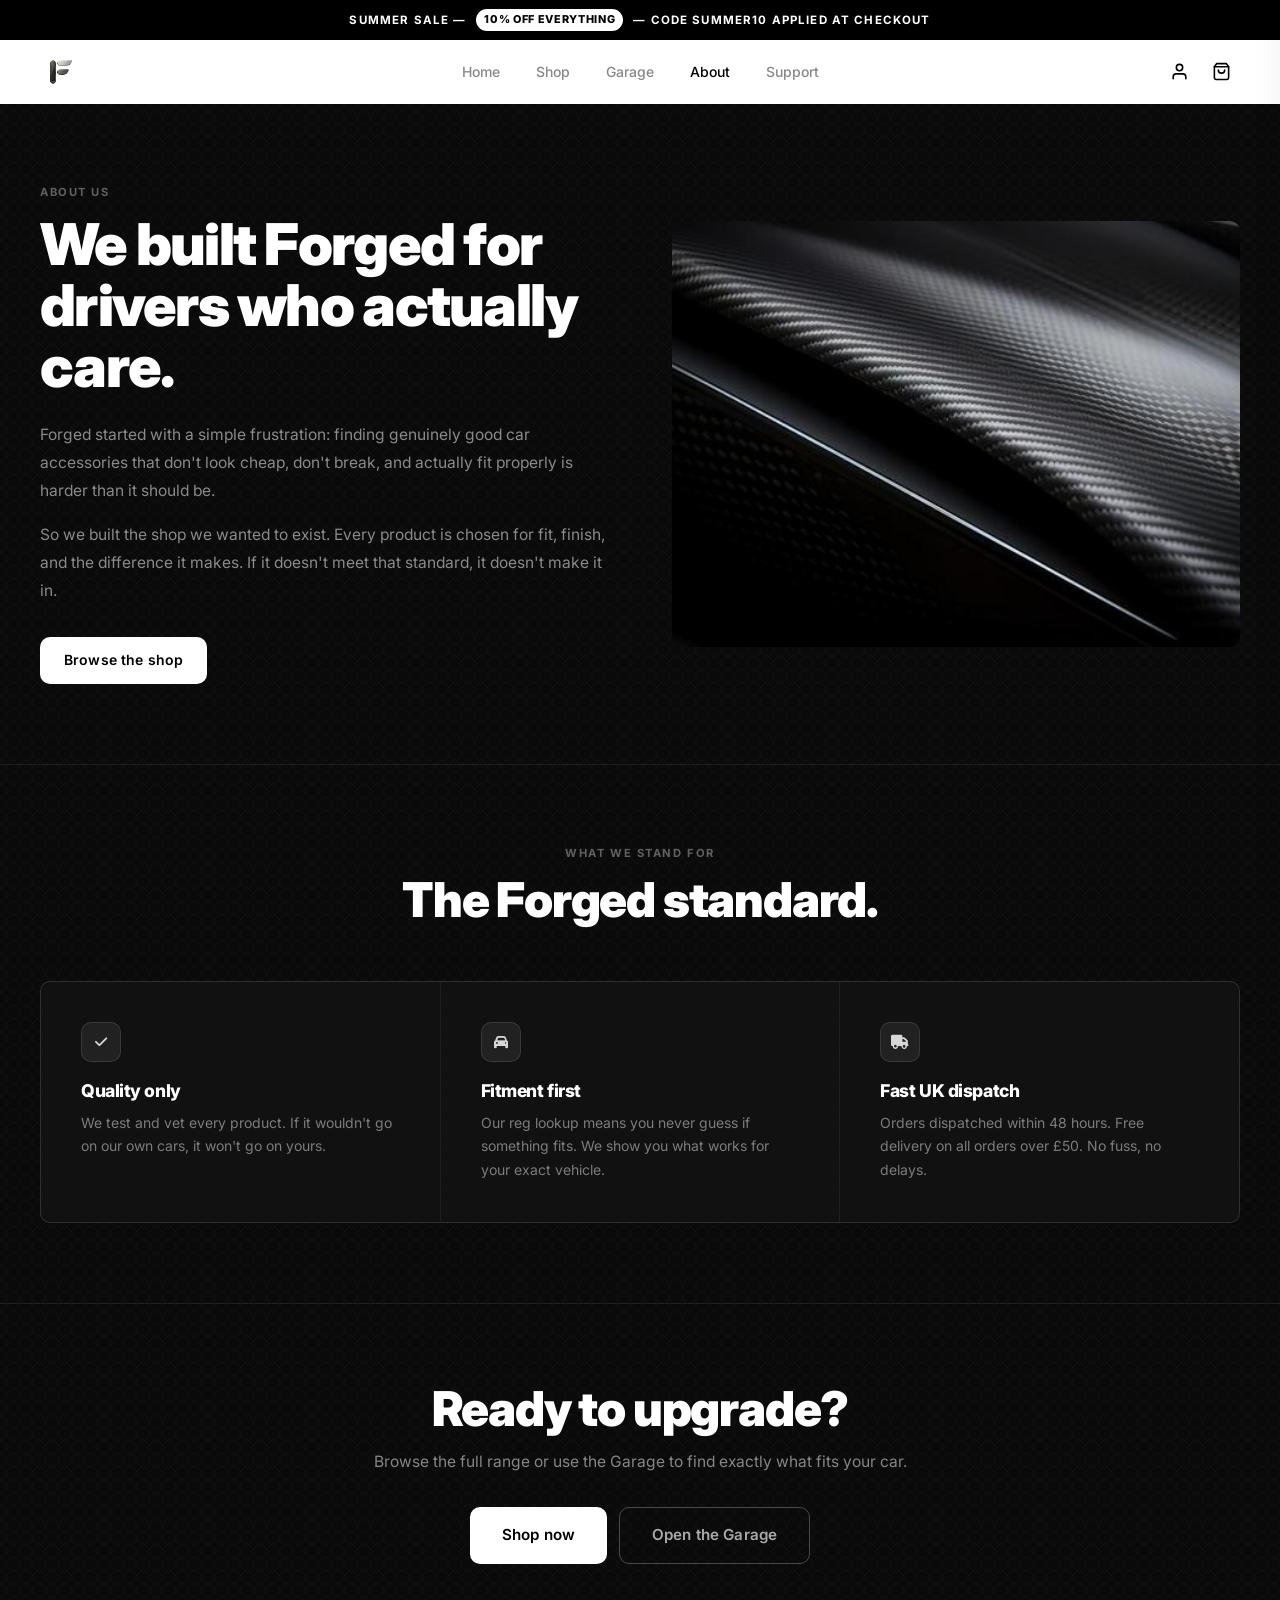
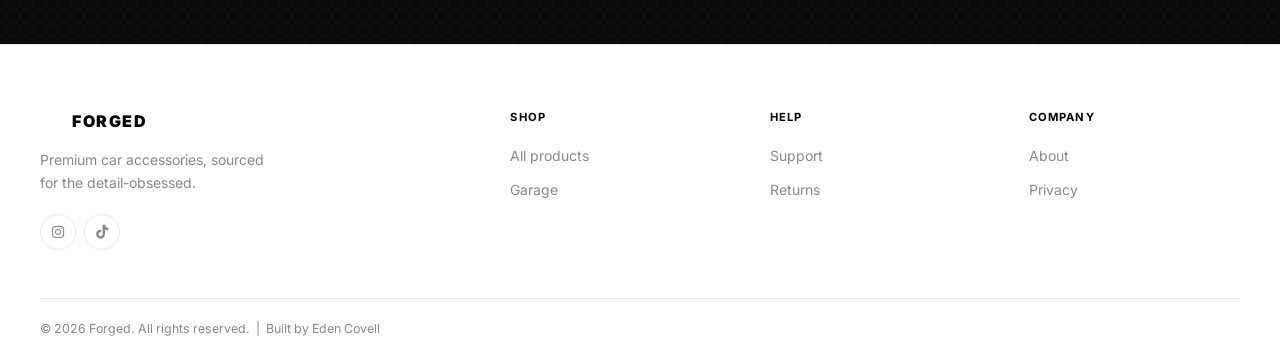
<file: about.html>
﻿<!DOCTYPE html>
<html lang="en">
<head>
  <meta charset="UTF-8">
  <meta name="viewport" content="width=device-width, initial-scale=1.0, viewport-fit=cover">
  <title>About - Forged</title>
  <link rel="stylesheet" href="css/style.css">
  <link rel="stylesheet" href="https://cdnjs.cloudflare.com/ajax/libs/font-awesome/6.5.0/css/all.min.css">
  <link rel="preconnect" href="https://fonts.googleapis.com">
  <link rel="preconnect" href="https://fonts.gstatic.com" crossorigin>
  <link href="https://fonts.googleapis.com/css2?family=Inter:wght@300;400;500;600;700;800;900&display=swap" rel="stylesheet">
  <link rel="icon" href="2.svg" type="image/svg+xml">
  <link rel="icon" href="forged logo.png" type="image/png">
  <link rel="apple-touch-icon" href="forged logo.png">
</head>
<body>

  <!-- Announcement Bar -->
  <div class="announcement-bar">
    Summer Sale &mdash; <span class="announcement-bar-highlight">10% Off Everything</span> &mdash; Code SUMMER10 applied at checkout
  </div>

  <nav class="navbar" id="navbar">
    <div class="nav-inner">
      <a href="/" class="nav-logo">
        <img src="forged logo.png" alt="Forged" class="nav-wordmark">
      </a>
      <ul class="nav-links">
        <li><a href="/">Home</a></li><li><a href="/shop">Shop</a></li>
        <li><a href="/garage">Garage</a></li><li><a href="/about" class="active">About</a></li>
        <li><a href="/contact">Support</a></li>
      </ul>
      <div class="nav-actions">
        <a href="/account" class="nav-icon-btn" aria-label="Account">
          <svg viewBox="0 0 24 24" fill="none" stroke="currentColor" stroke-width="2" stroke-linecap="round" stroke-linejoin="round"><path d="M20 21v-2a4 4 0 0 0-4-4H8a4 4 0 0 0-4 4v2"/><circle cx="12" cy="7" r="4"/></svg>
        </a>
        <button class="nav-icon-btn" onclick="openCart()">
          <svg viewBox="0 0 24 24" fill="none" stroke="currentColor" stroke-width="2" stroke-linecap="round" stroke-linejoin="round"><path d="M6 2 3 6v14a2 2 0 0 0 2 2h14a2 2 0 0 0 2-2V6l-3-4z"/><line x1="3" x2="21" y1="6" y2="6"/><path d="M16 10a4 4 0 0 1-8 0"/></svg>
          <span class="cart-badge" style="display:none">0</span>
        </button>
        <div class="nav-hamburger" id="hamburger"><span></span><span></span><span></span></div>
      </div>
    </div>
  </nav>
  <div class="nav-mobile" id="mobile-nav">
    <a href="/">Home</a><a href="/shop">Shop</a>
    <a href="/garage">Garage</a><a href="/about">About</a><a href="/contact">Support</a>
  </div>

  <!-- About Hero -->
  <section class="about-hero-sec">
    <div class="about-hero-grid">
      <div class="reveal">
        <p class="section-label">About us</p>
        <h1 class="about-hero-title">We built Forged for drivers who actually care.</h1>
        <p class="about-hero-body">Forged started with a simple frustration: finding genuinely good car accessories that don't look cheap, don't break, and actually fit properly is harder than it should be.</p>
        <p class="about-hero-body">So we built the shop we wanted to exist. Every product is chosen for fit, finish, and the difference it makes. If it doesn't meet that standard, it doesn't make it in.</p>
        <a href="/shop" class="btn btn-primary">Browse the shop</a>
      </div>
      <div class="reveal reveal-delay-1">
        <div class="about-hero-img-wrap">
          <img src="about us page.jpg" alt="Forged — About us">
        </div>
      </div>
    </div>
  </section>

  <!-- Values -->
  <section class="about-values-sec">
    <div class="about-values-inner">
      <div class="about-values-head reveal">
        <p class="section-label">What we stand for</p>
        <h2 class="section-title">The Forged standard.</h2>
      </div>
      <div class="about-values-grid">
        <div class="about-value-card reveal">
          <div class="about-value-icon"><i class="fa-solid fa-check"></i></div>
          <h4 class="about-value-title">Quality only</h4>
          <p class="about-value-text">We test and vet every product. If it wouldn't go on our own cars, it won't go on yours.</p>
        </div>
        <div class="about-value-card reveal reveal-delay-1">
          <div class="about-value-icon"><i class="fa-solid fa-car"></i></div>
          <h4 class="about-value-title">Fitment first</h4>
          <p class="about-value-text">Our reg lookup means you never guess if something fits. We show you what works for your exact vehicle.</p>
        </div>
        <div class="about-value-card reveal reveal-delay-2">
          <div class="about-value-icon"><i class="fa-solid fa-truck"></i></div>
          <h4 class="about-value-title">Fast UK dispatch</h4>
          <p class="about-value-text">Orders dispatched within 48 hours. Free delivery on all orders over £50. No fuss, no delays.</p>
        </div>
      </div>
    </div>
  </section>

  <!-- CTA -->
  <section class="about-cta-sec">
    <div class="about-cta-inner reveal">
      <h2 class="section-title">Ready to upgrade?</h2>
      <p class="about-cta-sub">Browse the full range or use the Garage to find exactly what fits your car.</p>
      <div class="about-cta-btns">
        <a href="/shop" class="btn btn-primary btn-lg">Shop now</a>
        <a href="/garage" class="btn btn-outline btn-lg">Open the Garage</a>
      </div>
    </div>
  </section>

  <footer>
    <div class="footer-inner">
      <div class="footer-top">
        <div>
          <div class="footer-brand-logo"><div class="footer-logo-img-wrap"><img src="1.svg" alt="" class="footer-logo-img"></div>Forged</div>
          <p class="footer-tagline">Premium car accessories, sourced for the detail-obsessed.</p>
          <div class="footer-socials"><a href="#" class="footer-social"><i class="fa-brands fa-instagram"></i></a><a href="#" class="footer-social"><i class="fa-brands fa-tiktok"></i></a></div>
        </div>
        <div><p class="footer-col-title">Shop</p><div class="footer-links"><a href="/shop">All products</a><a href="/garage">Garage</a></div></div>
        <div><p class="footer-col-title">Help</p><div class="footer-links"><a href="/contact">Support</a><a href="/contact">Returns</a></div></div>
        <div><p class="footer-col-title">Company</p><div class="footer-links"><a href="/about">About</a><a href="/privacy">Privacy</a></div></div>
      </div>
      <div class="footer-bottom"><p class="footer-copy">&copy; 2026 Forged. All rights reserved. &nbsp;|&nbsp; Built by Eden Covell</p></div>
    </div>
  </footer>

  <div class="cart-overlay" id="cart-overlay"></div>
  <div class="cart-drawer" id="cart-drawer">
    <div class="cart-drawer-header">
      <div><p class="cart-drawer-title">Your cart</p><p class="cart-drawer-count" id="cart-drawer-count">0 items</p></div>
      <button class="cart-close" onclick="closeCart()">&times;</button>
    </div>
    <div class="cart-items-list" id="cart-items-list"></div>
    <div class="cart-drawer-footer" id="cart-drawer-footer" style="display:none;">
      <div class="cart-total-row"><span class="cart-total-label">Total</span><span class="cart-total-amount" id="cart-total">Â£0.00</span></div>
      <button class="btn btn-primary btn-lg cart-checkout-btn" onclick="shopifyCheckout()">Checkout</button>
      <p class="cart-note">Free UK delivery on orders over Â£50</p>
    </div>
  </div>

  <script src="js/cart.js"></script>
  <script src="js/shopify.js"></script>
  <script src="js/main.js"></script>
</body>
</html>
</file>
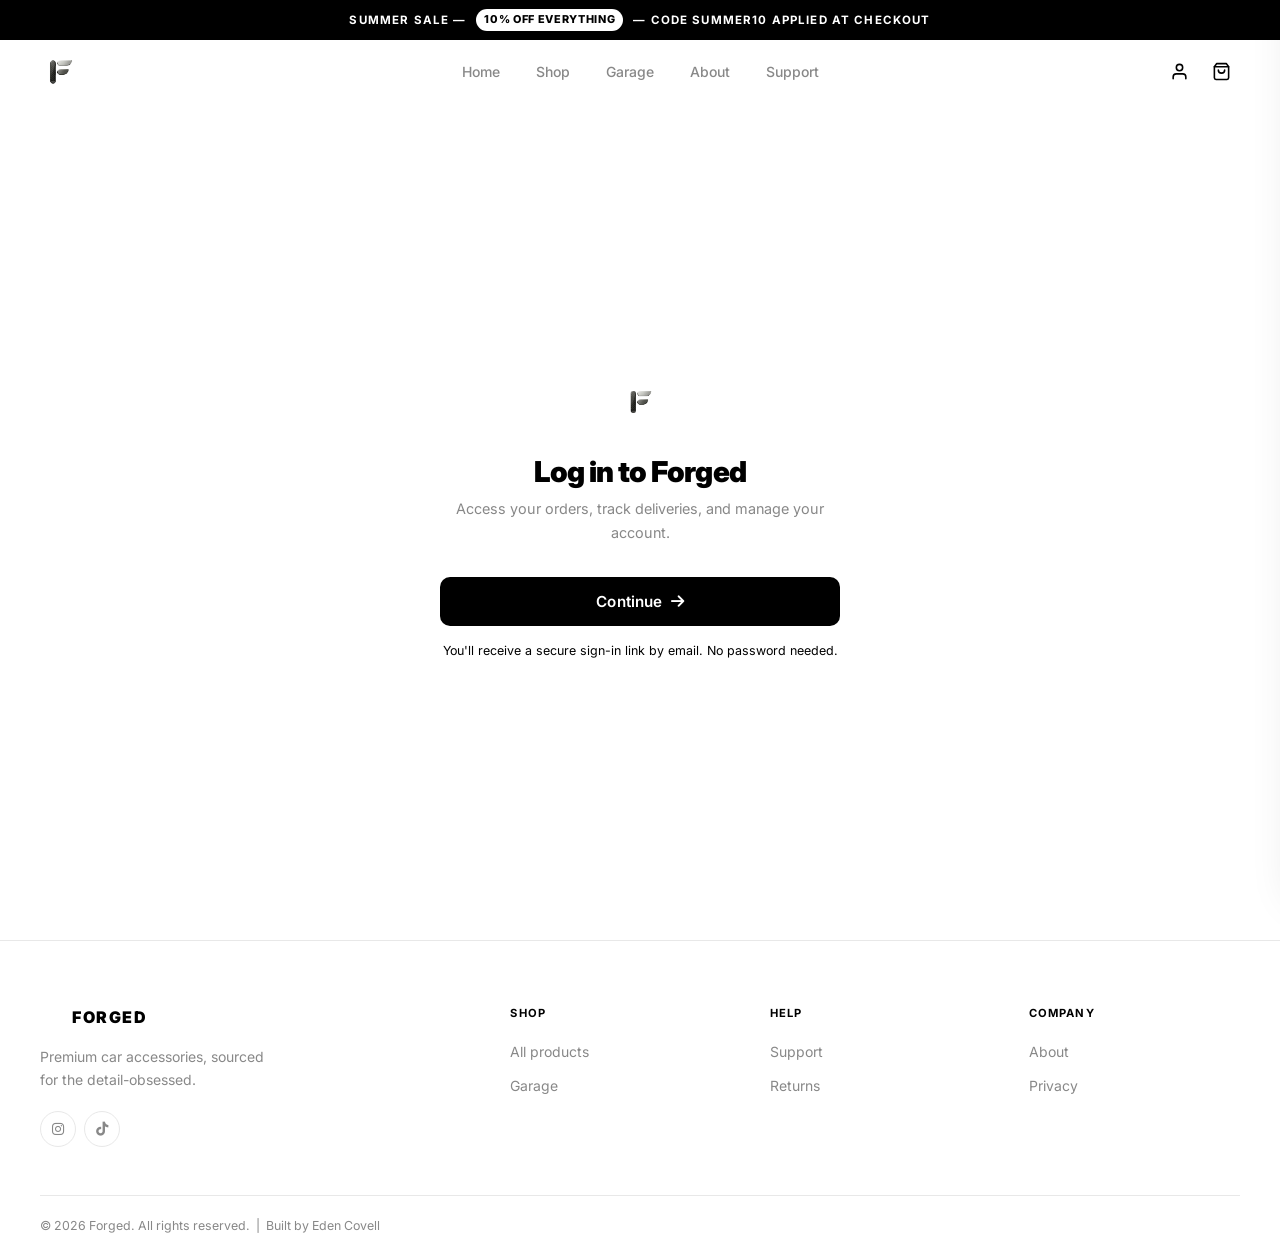
<file: account.html>
﻿<!DOCTYPE html>
<html lang="en">
<head>
  <meta charset="UTF-8">
  <meta name="viewport" content="width=device-width, initial-scale=1.0, viewport-fit=cover">
  <title>Account - Forged</title>
  <link rel="stylesheet" href="css/style.css">
  <link rel="stylesheet" href="https://cdnjs.cloudflare.com/ajax/libs/font-awesome/6.5.0/css/all.min.css">
  <link rel="preconnect" href="https://fonts.googleapis.com">
  <link rel="preconnect" href="https://fonts.gstatic.com" crossorigin>
  <link href="https://fonts.googleapis.com/css2?family=Inter:wght@300;400;500;600;700;800;900&display=swap" rel="stylesheet">
  <link rel="icon" href="2.svg" type="image/svg+xml">
  <link rel="icon" href="forged logo.png" type="image/png">
  <link rel="apple-touch-icon" href="forged logo.png">
</head>
<body>

  <!-- Announcement Bar -->
  <div class="announcement-bar">
    Summer Sale &mdash; <span class="announcement-bar-highlight">10% Off Everything</span> &mdash; Code SUMMER10 applied at checkout
  </div>

  <nav class="navbar" id="navbar">
    <div class="nav-inner">
      <a href="/" class="nav-logo">
        <img src="forged logo.png" alt="Forged" class="nav-wordmark">
      </a>
      <ul class="nav-links">
        <li><a href="/">Home</a></li>
        <li><a href="/shop">Shop</a></li>
        <li><a href="/garage">Garage</a></li>
        <li><a href="/about">About</a></li>
        <li><a href="/contact">Support</a></li>
      </ul>
      <div class="nav-actions">
        <a href="/account" class="nav-icon-btn" aria-label="Account">
          <svg viewBox="0 0 24 24" fill="none" stroke="currentColor" stroke-width="2" stroke-linecap="round" stroke-linejoin="round"><path d="M20 21v-2a4 4 0 0 0-4-4H8a4 4 0 0 0-4 4v2"/><circle cx="12" cy="7" r="4"/></svg>
        </a>
        <button class="nav-icon-btn" onclick="openCart()" aria-label="Cart">
          <svg viewBox="0 0 24 24" fill="none" stroke="currentColor" stroke-width="2" stroke-linecap="round" stroke-linejoin="round"><path d="M6 2 3 6v14a2 2 0 0 0 2 2h14a2 2 0 0 0 2-2V6l-3-4z"/><line x1="3" x2="21" y1="6" y2="6"/><path d="M16 10a4 4 0 0 1-8 0"/></svg>
          <span class="cart-badge" style="display:none">0</span>
        </button>
        <div class="nav-hamburger" id="hamburger"><span></span><span></span><span></span></div>
      </div>
    </div>
  </nav>
  <div class="nav-mobile" id="mobile-nav">
    <a href="/">Home</a><a href="/shop">Shop</a>
    <a href="/garage">Garage</a><a href="/about">About</a><a href="/contact">Support</a>
  </div>

  <section class="account-section">

    <!-- Login view -->
    <div id="account-login" style="display:none;">
      <div class="acct-login-wrap reveal">
        <img src="forged logo.png" alt="Forged" class="acct-login-logo">
        <h1 class="acct-login-title">Log in to Forged</h1>
        <p class="acct-login-sub">Access your orders, track deliveries, and manage your account.</p>
        <div id="acct-error" class="acct-error" style="display:none;"></div>
        <button class="btn btn-primary btn-lg acct-login-btn" onclick="startLogin()">
          Continue <i class="fa-solid fa-arrow-right"></i>
        </button>
        <p class="acct-login-note">You'll receive a secure sign-in link by email. No password needed.</p>
      </div>
    </div>

    <!-- Loading -->
    <div id="account-loading" style="display:none;">
      <div class="acct-loading-wrap">
        <div class="acct-spinner"></div>
        <p>Loading your account...</p>
      </div>
    </div>

    <!-- Dashboard -->
    <div id="account-dashboard" style="display:none;">
      <div class="acct-layout">

        <!-- Sidebar -->
        <aside class="acct-sidebar">
          <div class="acct-profile">
            <div class="acct-avatar" id="acct-avatar">?</div>
            <h2 class="acct-name" id="acct-name"></h2>
            <p class="acct-email" id="acct-email"></p>
          </div>
          <nav class="acct-nav">
            <button class="acct-nav-item active" data-tab="overview" onclick="acctTab('overview',this)">
              <svg viewBox="0 0 24 24" fill="none" stroke="currentColor" stroke-width="2" stroke-linecap="round" stroke-linejoin="round"><rect x="3" y="3" width="7" height="7"/><rect x="14" y="3" width="7" height="7"/><rect x="14" y="14" width="7" height="7"/><rect x="3" y="14" width="7" height="7"/></svg>
              Overview
            </button>
            <button class="acct-nav-item" data-tab="orders" onclick="acctTab('orders',this)">
              <svg viewBox="0 0 24 24" fill="none" stroke="currentColor" stroke-width="2" stroke-linecap="round" stroke-linejoin="round"><path d="M6 2 3 6v14a2 2 0 0 0 2 2h14a2 2 0 0 0 2-2V6l-3-4z"/><line x1="3" x2="21" y1="6" y2="6"/><path d="M16 10a4 4 0 0 1-8 0"/></svg>
              My Orders
            </button>
            <button class="acct-nav-item" data-tab="garage" onclick="acctTab('garage',this)">
              <svg viewBox="0 0 24 24" fill="none" stroke="currentColor" stroke-width="2" stroke-linecap="round" stroke-linejoin="round"><path d="M19 17H5a2 2 0 0 1-2-2V9a2 2 0 0 1 2-2h14a2 2 0 0 1 2 2v6a2 2 0 0 1-2 2z"/><circle cx="7" cy="17" r="2"/><circle cx="17" cy="17" r="2"/></svg>
              My Garage
            </button>
            <a class="acct-nav-item acct-nav-staff" href="/admin" id="acct-staff-btn" style="display:none;">
              <svg viewBox="0 0 24 24" fill="none" stroke="currentColor" stroke-width="2" stroke-linecap="round" stroke-linejoin="round"><path d="M12 2l3.09 6.26L22 9.27l-5 4.87 1.18 6.88L12 17.77l-6.18 3.25L7 14.14 2 9.27l6.91-1.01L12 2z"/></svg>
              Staff Dashboard
            </a>
            <button class="acct-nav-item acct-nav-logout" onclick="logout()">
              <svg viewBox="0 0 24 24" fill="none" stroke="currentColor" stroke-width="2" stroke-linecap="round" stroke-linejoin="round"><path d="M9 21H5a2 2 0 0 1-2-2V5a2 2 0 0 1 2-2h4"/><polyline points="16 17 21 12 16 7"/><line x1="21" x2="9" y1="12" y2="12"/></svg>
              Sign Out
            </button>
          </nav>
        </aside>

        <!-- Main -->
        <main class="acct-main">

          <!-- Overview tab -->
          <div id="acct-tab-overview" class="acct-tab">
            <div class="acct-tab-header reveal">
              <p class="section-label">Dashboard</p>
              <h1 class="acct-tab-title">Welcome back</h1>
            </div>
            <div class="acct-overview-grid">
              <div class="acct-card reveal">
                <p class="acct-card-label">Contact information</p>
                <p class="acct-card-name" id="acct-overview-name"></p>
                <p class="acct-card-email" id="acct-overview-email"></p>
              </div>
              <div class="acct-card reveal reveal-delay-1">
                <p class="acct-card-label">Quick links</p>
                <a href="/shop" class="acct-card-link">Browse the shop <i class="fa-solid fa-arrow-right"></i></a>
                <a href="/garage" class="acct-card-link">Open My Garage <i class="fa-solid fa-arrow-right"></i></a>
                <a href="/contact" class="acct-card-link">Contact support <i class="fa-solid fa-arrow-right"></i></a>
              </div>
            </div>
            <div class="acct-orders-nudge reveal reveal-delay-2" onclick="acctTab('orders', document.querySelector('[data-tab=orders]'))">
              <div>
                <p style="font-weight:700;font-size:0.9rem;">My Orders</p>
                <p style="font-size:0.8rem;color:var(--grey-500);margin-top:3px;">Track your deliveries and view order history</p>
              </div>
              <i class="fa-solid fa-chevron-right" style="color:var(--grey-400);font-size:0.8rem;"></i>
            </div>
          </div>

          <!-- Orders tab -->
          <div id="acct-tab-orders" class="acct-tab" style="display:none;">
            <div class="acct-tab-header">
              <p class="section-label">Account</p>
              <h1 class="acct-tab-title">My Orders</h1>
            </div>
            <div id="acct-orders"></div>
          </div>

          <!-- Garage tab -->
          <div id="acct-tab-garage" class="acct-tab" style="display:none;">
            <div class="acct-tab-header">
              <p class="section-label">Account</p>
              <h1 class="acct-tab-title">My Garage</h1>
            </div>
            <div id="acct-garage-list"></div>
            <div class="acct-garage-actions">
              <button class="btn btn-outline btn-sm" id="acct-add-car-btn" onclick="acctGarageShowAdd()">
                <i class="fa-solid fa-plus"></i> Add a car
              </button>
              <div id="acct-garage-add-form" style="display:none;">
                <form class="acct-add-form" id="acct-add-car-form">
                  <div class="reg-form-plate reg-plate-sm">
                    <div class="reg-gb">
                      <svg viewBox="0 0 20 12" class="reg-gb-flag-svg" aria-hidden="true">
                        <rect width="20" height="12" fill="#0033A0"/>
                        <path d="M0,0 L20,12 M20,0 L0,12" stroke="white" stroke-width="4"/>
                        <path d="M0,0 L20,12 M20,0 L0,12" stroke="#FF2020" stroke-width="2.2"/>
                        <path d="M10,0 V12 M0,6 H20" stroke="white" stroke-width="4.5"/>
                        <path d="M10,0 V12 M0,6 H20" stroke="#FF2020" stroke-width="2.8"/>
                      </svg>
                      <span class="reg-gb-text">GB</span>
                    </div>
                    <input type="text" id="acct-add-reg" class="reg-input" placeholder="AB12 CDE" maxlength="8" autocapitalize="characters" autocomplete="off">
                  </div>
                  <div class="acct-add-form-btns">
                    <button type="submit" class="btn btn-primary btn-sm" id="acct-add-car-submit">Add car</button>
                    <button type="button" class="btn btn-outline btn-sm" onclick="acctGarageHideAdd()">Cancel</button>
                  </div>
                </form>
                <p id="acct-add-car-status" class="acct-add-status"></p>
              </div>
            </div>
          </div>

        </main>
      </div>
    </div>

  </section>

  <footer>
    <div class="footer-inner">
      <div class="footer-top">
        <div>
          <div class="footer-brand-logo"><div class="footer-logo-img-wrap"><img src="1.svg" alt="" class="footer-logo-img"></div>Forged</div>
          <p class="footer-tagline">Premium car accessories, sourced for the detail-obsessed.</p>
          <div class="footer-socials"><a href="#" class="footer-social"><i class="fa-brands fa-instagram"></i></a><a href="#" class="footer-social"><i class="fa-brands fa-tiktok"></i></a></div>
        </div>
        <div><p class="footer-col-title">Shop</p><div class="footer-links"><a href="/shop">All products</a><a href="/garage">Garage</a></div></div>
        <div><p class="footer-col-title">Help</p><div class="footer-links"><a href="/contact">Support</a><a href="/contact">Returns</a></div></div>
        <div><p class="footer-col-title">Company</p><div class="footer-links"><a href="/about">About</a><a href="/privacy">Privacy</a></div></div>
      </div>
      <div class="footer-bottom"><p class="footer-copy">&copy; 2026 Forged. All rights reserved. &nbsp;|&nbsp; Built by Eden Covell</p></div>
    </div>
  </footer>

  <div class="cart-overlay" id="cart-overlay"></div>
  <div class="cart-drawer" id="cart-drawer">
    <div class="cart-drawer-header">
      <div><p class="cart-drawer-title">Your cart</p><p class="cart-drawer-count" id="cart-drawer-count">0 items</p></div>
      <button class="cart-close" onclick="closeCart()">&times;</button>
    </div>
    <div class="cart-items-list" id="cart-items-list"></div>
    <div class="cart-drawer-footer" id="cart-drawer-footer" style="display:none;">
      <div class="cart-total-row"><span class="cart-total-label">Total</span><span class="cart-total-amount" id="cart-total">Â£0.00</span></div>
      <button class="btn btn-primary btn-lg cart-checkout-btn" onclick="shopifyCheckout()">Checkout <i class="fa-solid fa-arrow-right"></i></button>
      <p class="cart-note">Free UK delivery on orders over Â£50</p>
    </div>
  </div>

  <script src="js/cart.js"></script>
  <script src="js/shopify.js"></script>
  <script src="js/main.js"></script>
  <script src="js/account.js"></script>
</body>
</html>
</file>
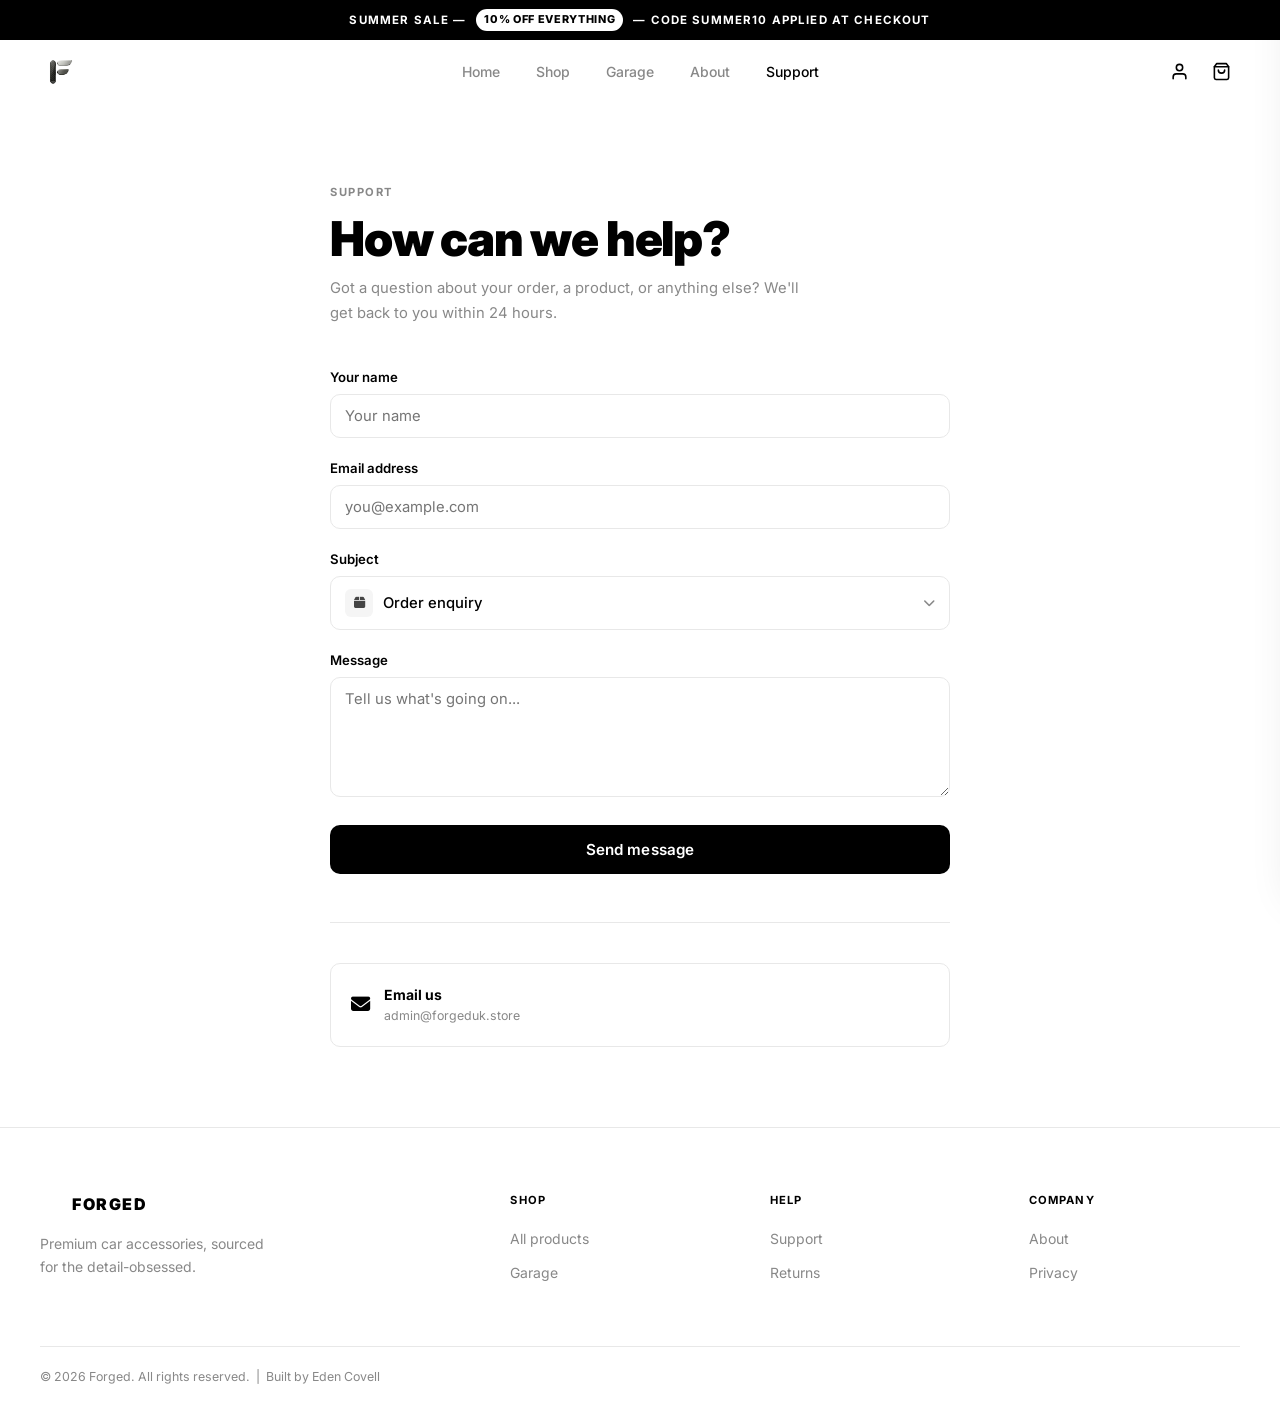
<file: contact.html>
﻿<!DOCTYPE html>
<html lang="en">
<head>
  <meta charset="UTF-8">
  <meta name="viewport" content="width=device-width, initial-scale=1.0, viewport-fit=cover">
  <title>Support - Forged</title>
  <link rel="stylesheet" href="css/style.css">
  <link rel="stylesheet" href="https://cdnjs.cloudflare.com/ajax/libs/font-awesome/6.5.0/css/all.min.css">
  <link rel="preconnect" href="https://fonts.googleapis.com">
  <link rel="preconnect" href="https://fonts.gstatic.com" crossorigin>
  <link href="https://fonts.googleapis.com/css2?family=Inter:wght@300;400;500;600;700;800;900&display=swap" rel="stylesheet">
  <link rel="icon" href="2.svg" type="image/svg+xml">
  <link rel="icon" href="forged logo.png" type="image/png">
  <link rel="apple-touch-icon" href="forged logo.png">
</head>
<body>

  <!-- Announcement Bar -->
  <div class="announcement-bar">
    Summer Sale &mdash; <span class="announcement-bar-highlight">10% Off Everything</span> &mdash; Code SUMMER10 applied at checkout
  </div>

  <nav class="navbar" id="navbar">
    <div class="nav-inner">
      <a href="/" class="nav-logo">
        <img src="forged logo.png" alt="Forged" class="nav-wordmark">
      </a>
      <ul class="nav-links">
        <li><a href="/">Home</a></li><li><a href="/shop">Shop</a></li>
        <li><a href="/garage">Garage</a></li><li><a href="/about">About</a></li>
        <li><a href="/contact" class="active">Support</a></li>
      </ul>
      <div class="nav-actions">
        <a href="/account" class="nav-icon-btn" aria-label="Account">
          <svg viewBox="0 0 24 24" fill="none" stroke="currentColor" stroke-width="2" stroke-linecap="round" stroke-linejoin="round"><path d="M20 21v-2a4 4 0 0 0-4-4H8a4 4 0 0 0-4 4v2"/><circle cx="12" cy="7" r="4"/></svg>
        </a>
        <button class="nav-icon-btn" onclick="openCart()">
          <svg viewBox="0 0 24 24" fill="none" stroke="currentColor" stroke-width="2" stroke-linecap="round" stroke-linejoin="round"><path d="M6 2 3 6v14a2 2 0 0 0 2 2h14a2 2 0 0 0 2-2V6l-3-4z"/><line x1="3" x2="21" y1="6" y2="6"/><path d="M16 10a4 4 0 0 1-8 0"/></svg>
          <span class="cart-badge" style="display:none">0</span>
        </button>
        <div class="nav-hamburger" id="hamburger"><span></span><span></span><span></span></div>
      </div>
    </div>
  </nav>
  <div class="nav-mobile" id="mobile-nav">
    <a href="/">Home</a><a href="/shop">Shop</a>
    <a href="/garage">Garage</a><a href="/about">About</a><a href="/contact">Support</a>
  </div>

  <section class="contact-section">
    <p class="section-label reveal">Support</p>
    <h1 class="reveal">How can we help?</h1>
    <p class="section-sub reveal">Got a question about your order, a product, or anything else? We'll get back to you within 24 hours.</p>

    <form class="reveal reveal-delay-1" id="contact-form" onsubmit="handleContact(event)">
      <div class="form-group">
        <label for="cf-name">Your name</label>
        <input type="text" id="cf-name" placeholder="Your name" required>
      </div>
      <div class="form-group">
        <label for="cf-email">Email address</label>
        <input type="email" id="cf-email" placeholder="you@example.com" required>
      </div>

      <!-- Custom animated dropdown -->
      <div class="form-group">
        <label>Subject</label>
        <div class="custom-select" id="subject-select">
          <button type="button" class="custom-select-trigger" aria-haspopup="listbox" aria-expanded="false">
            <span class="custom-select-trigger-inner">
              <span class="custom-select-trigger-icon">
                <i class="fa-solid fa-box"></i>
              </span>
              <span class="custom-select-trigger-text">Order enquiry</span>
            </span>
            <i class="fa-solid fa-chevron-down custom-select-arrow"></i>
          </button>
          <div class="custom-select-panel" role="listbox">
            <div class="custom-select-option selected" data-value="order" role="option">
              <div class="custom-select-option-icon"><i class="fa-solid fa-box"></i></div>
              <div>
                <p class="custom-select-option-title">Order enquiry</p>
                <p class="custom-select-option-sub">Track or ask about an existing order</p>
              </div>
            </div>
            <div class="custom-select-option" data-value="return" role="option">
              <div class="custom-select-option-icon"><i class="fa-solid fa-rotate-left"></i></div>
              <div>
                <p class="custom-select-option-title">Return / Refund</p>
                <p class="custom-select-option-sub">Start a return or claim a refund</p>
              </div>
            </div>
            <div class="custom-select-option" data-value="product" role="option">
              <div class="custom-select-option-icon"><i class="fa-solid fa-circle-question"></i></div>
              <div>
                <p class="custom-select-option-title">Product question</p>
                <p class="custom-select-option-sub">Compatibility, fitment or specs</p>
              </div>
            </div>
            <div class="custom-select-option" data-value="shipping" role="option">
              <div class="custom-select-option-icon"><i class="fa-solid fa-truck"></i></div>
              <div>
                <p class="custom-select-option-title">Shipping &amp; delivery</p>
                <p class="custom-select-option-sub">Delivery times and costs</p>
              </div>
            </div>
            <div class="custom-select-option" data-value="other" role="option">
              <div class="custom-select-option-icon"><i class="fa-solid fa-ellipsis"></i></div>
              <div>
                <p class="custom-select-option-title">Other</p>
                <p class="custom-select-option-sub">Anything else we can help with</p>
              </div>
            </div>
          </div>
          <input type="hidden" id="cf-subject" value="order">
        </div>
      </div>

      <div class="form-group">
        <label for="cf-message">Message</label>
        <textarea id="cf-message" placeholder="Tell us what's going on..." required></textarea>
      </div>
      <button type="submit" class="btn btn-primary btn-lg" style="width:100%;justify-content:center;">Send message</button>
    </form>

    <div id="contact-success" style="display:none; margin-top:24px; padding:20px; background:var(--grey-100); border-radius:var(--radius); text-align:center;">
      <i class="fa-solid fa-check" style="color:var(--black); font-size:1.5rem; margin-bottom:8px; display:block;"></i>
      <p style="font-weight:700;">Message sent!</p>
      <p style="color:var(--grey-500); font-size:0.875rem; margin-top:4px;">We'll get back to you within 24 hours.</p>
    </div>

    <!-- Quick links -->
    <div style="margin-top: 48px; padding-top: 40px; border-top: 1px solid var(--grey-200);">
      <a href="mailto:admin@forgeduk.store" style="padding:20px;border:1.5px solid var(--grey-200);border-radius:var(--radius);display:flex;align-items:center;gap:14px;transition:var(--transition);" onmouseover="this.style.borderColor='#000'" onmouseout="this.style.borderColor='var(--grey-200)'">
        <i class="fa-solid fa-envelope" style="font-size:1.2rem;"></i>
        <div><p style="font-weight:700;font-size:0.875rem;">Email us</p><p style="font-size:0.775rem;color:var(--grey-500);">admin@forgeduk.store</p></div>
      </a>
    </div>
  </section>

  <footer>
    <div class="footer-inner">
      <div class="footer-top">
        <div>
          <div class="footer-brand-logo"><div class="footer-logo-img-wrap"><img src="1.svg" alt="" class="footer-logo-img"></div>Forged</div>
          <p class="footer-tagline">Premium car accessories, sourced for the detail-obsessed.</p>
        </div>
        <div><p class="footer-col-title">Shop</p><div class="footer-links"><a href="/shop">All products</a><a href="/garage">Garage</a></div></div>
        <div><p class="footer-col-title">Help</p><div class="footer-links"><a href="/contact">Support</a><a href="/contact">Returns</a></div></div>
        <div><p class="footer-col-title">Company</p><div class="footer-links"><a href="/about">About</a><a href="/privacy">Privacy</a></div></div>
      </div>
      <div class="footer-bottom"><p class="footer-copy">&copy; 2026 Forged. All rights reserved. &nbsp;|&nbsp; Built by Eden Covell</p></div>
    </div>
  </footer>

  <div class="cart-overlay" id="cart-overlay"></div>
  <div class="cart-drawer" id="cart-drawer">
    <div class="cart-drawer-header">
      <div><p class="cart-drawer-title">Your cart</p><p class="cart-drawer-count" id="cart-drawer-count">0 items</p></div>
      <button class="cart-close" onclick="closeCart()">&times;</button>
    </div>
    <div class="cart-items-list" id="cart-items-list"></div>
    <div class="cart-drawer-footer" id="cart-drawer-footer" style="display:none;">
      <div class="cart-total-row"><span class="cart-total-label">Total</span><span class="cart-total-amount" id="cart-total">Â£0.00</span></div>
      <button class="btn btn-primary btn-lg cart-checkout-btn" onclick="shopifyCheckout()">Checkout</button>
    </div>
  </div>

  <script src="js/cart.js"></script>
  <script src="js/shopify.js"></script>
  <script src="js/main.js"></script>
  <script>
    async function handleContact(e) {
      e.preventDefault();
      const btn     = e.target.querySelector('button[type=submit]');
      const name    = document.getElementById('cf-name').value;
      const email   = document.getElementById('cf-email').value;
      const subject = document.querySelector('#subject-select .custom-select-trigger-text')?.textContent || 'General enquiry';
      const message = document.getElementById('cf-message').value;

      btn.textContent = 'Sending...';
      btn.disabled = true;

      try {
        const r = await fetch('/api/contact', {
          method: 'POST',
          headers: { 'Content-Type': 'application/json' },
          body: JSON.stringify({ name, email, subject, message }),
        });
        if (!r.ok) {
          const err = await r.json().catch(() => ({}));
          throw new Error(err.error || 'Something went wrong. Please try again.');
        }
        document.getElementById('contact-form').style.display = 'none';
        document.getElementById('contact-success').style.display = 'block';
      } catch (err) {
        btn.textContent = 'Send message';
        btn.disabled = false;
        alert(err.message);
      }
    }
  </script>
</body>
</html>
</file>
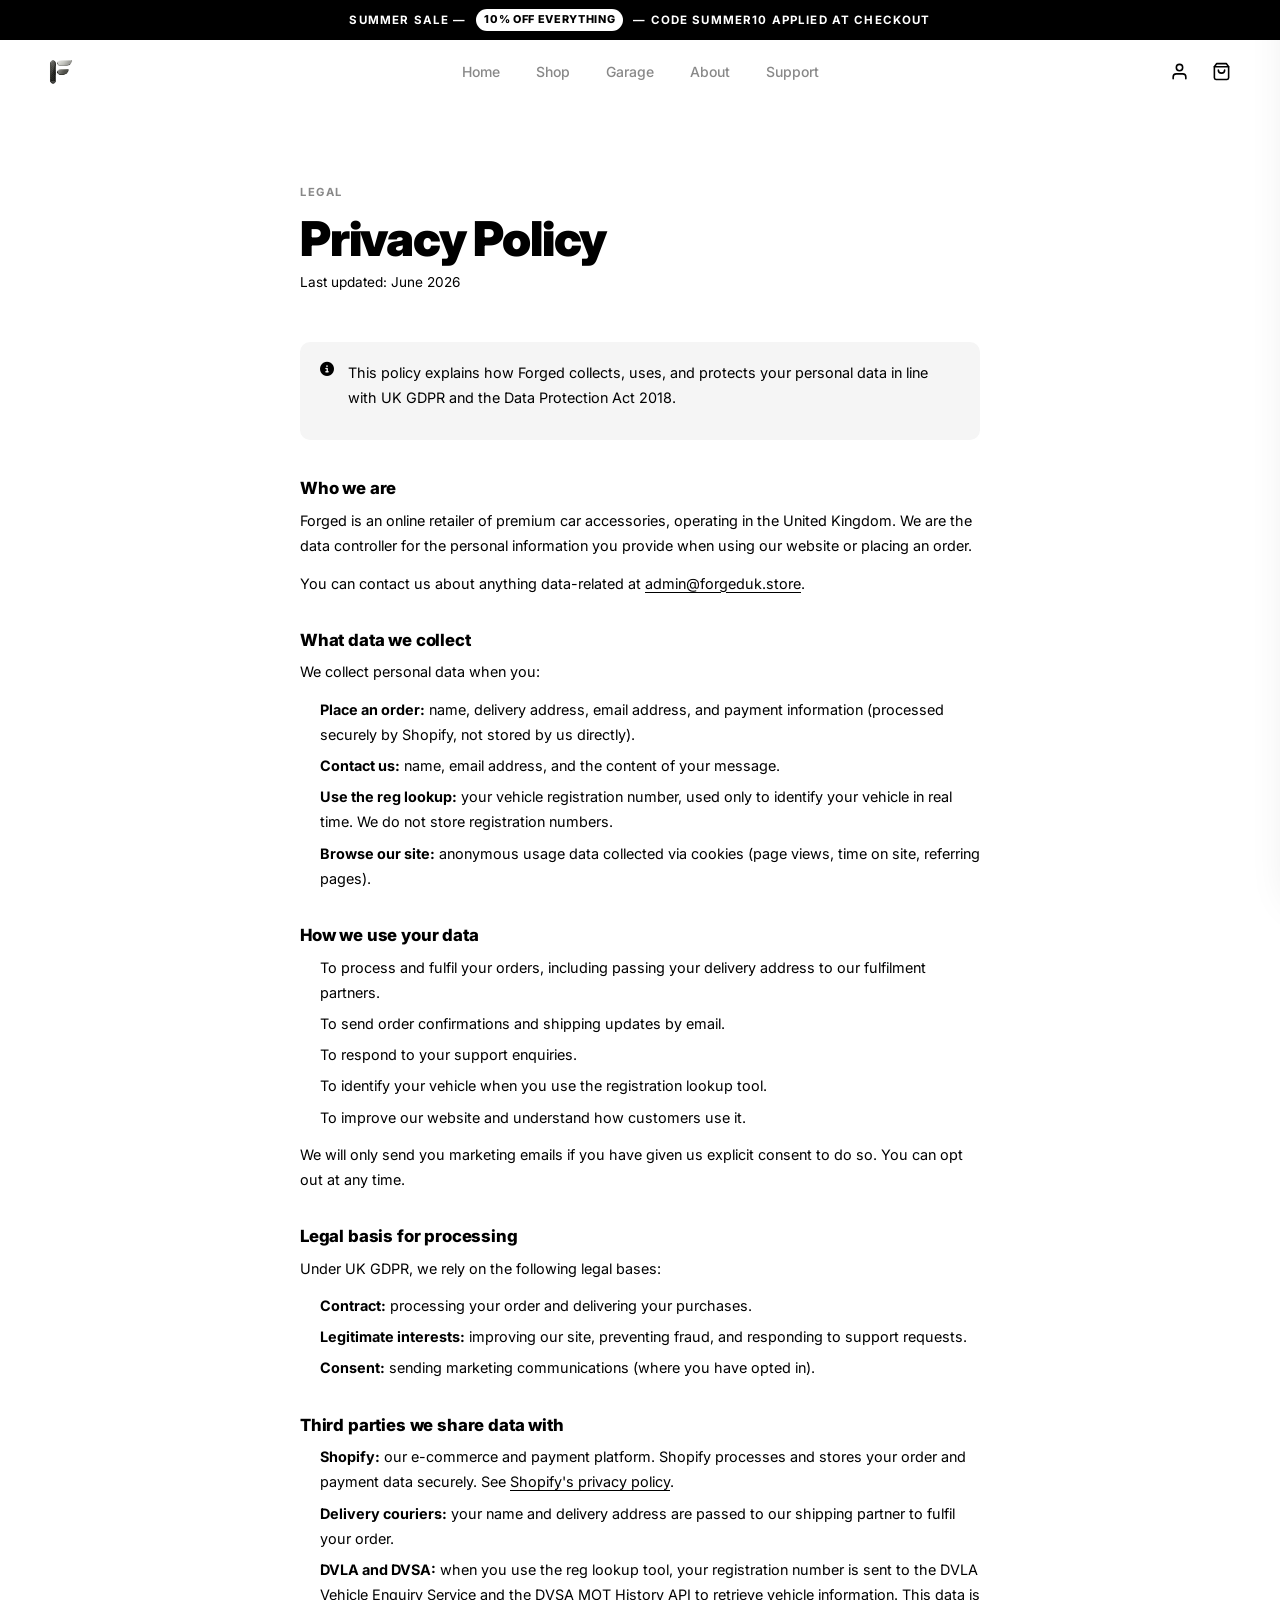
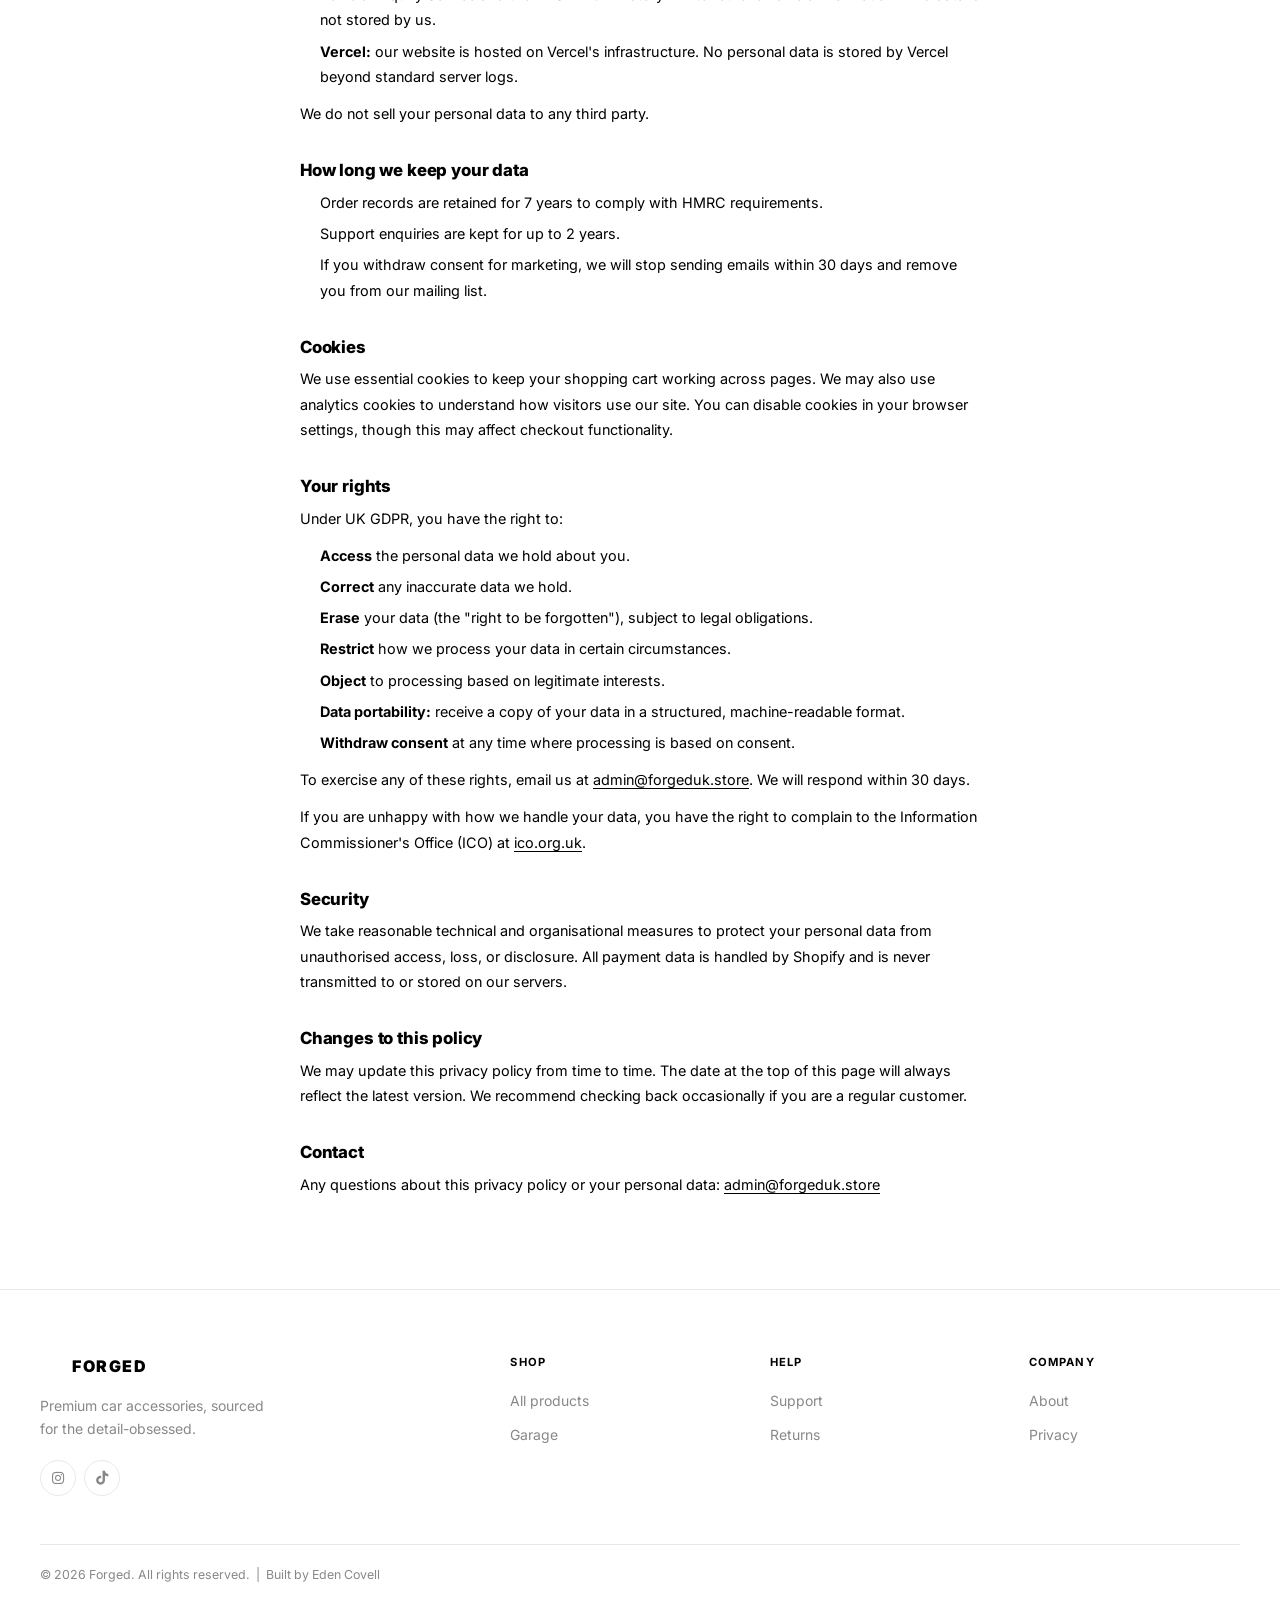
<file: privacy.html>
﻿<!DOCTYPE html>
<html lang="en">
<head>
  <meta charset="UTF-8">
  <meta name="viewport" content="width=device-width, initial-scale=1.0, viewport-fit=cover">
  <title>Privacy Policy - Forged</title>
  <link rel="stylesheet" href="css/style.css">
  <link rel="stylesheet" href="https://cdnjs.cloudflare.com/ajax/libs/font-awesome/6.5.0/css/all.min.css">
  <link rel="preconnect" href="https://fonts.googleapis.com">
  <link rel="preconnect" href="https://fonts.gstatic.com" crossorigin>
  <link href="https://fonts.googleapis.com/css2?family=Inter:wght@300;400;500;600;700;800;900&display=swap" rel="stylesheet">
  <link rel="icon" href="2.svg" type="image/svg+xml">
  <link rel="icon" href="forged logo.png" type="image/png">
  <link rel="apple-touch-icon" href="forged logo.png">
</head>
<body>

  <!-- Announcement Bar -->
  <div class="announcement-bar">
    Summer Sale &mdash; <span class="announcement-bar-highlight">10% Off Everything</span> &mdash; Code SUMMER10 applied at checkout
  </div>

  <nav class="navbar" id="navbar">
    <div class="nav-inner">
      <a href="/" class="nav-logo">
        <img src="forged logo.png" alt="Forged" class="nav-wordmark">
      </a>
      <ul class="nav-links">
        <li><a href="/">Home</a></li>
        <li><a href="/shop">Shop</a></li>
        <li><a href="/garage">Garage</a></li>
        <li><a href="/about">About</a></li>
        <li><a href="/contact">Support</a></li>
      </ul>
      <div class="nav-actions">
        <a href="/account" class="nav-icon-btn" aria-label="Account">
          <svg viewBox="0 0 24 24" fill="none" stroke="currentColor" stroke-width="2" stroke-linecap="round" stroke-linejoin="round"><path d="M20 21v-2a4 4 0 0 0-4-4H8a4 4 0 0 0-4 4v2"/><circle cx="12" cy="7" r="4"/></svg>
        </a>
        <button class="nav-icon-btn" onclick="openCart()" aria-label="Cart">
          <svg viewBox="0 0 24 24" fill="none" stroke="currentColor" stroke-width="2" stroke-linecap="round" stroke-linejoin="round"><path d="M6 2 3 6v14a2 2 0 0 0 2 2h14a2 2 0 0 0 2-2V6l-3-4z"/><line x1="3" x2="21" y1="6" y2="6"/><path d="M16 10a4 4 0 0 1-8 0"/></svg>
          <span class="cart-badge" style="display:none">0</span>
        </button>
        <div class="nav-hamburger" id="hamburger"><span></span><span></span><span></span></div>
      </div>
    </div>
  </nav>
  <div class="nav-mobile" id="mobile-nav">
    <a href="/">Home</a><a href="/shop">Shop</a>
    <a href="/garage">Garage</a><a href="/about">About</a><a href="/contact">Support</a>
  </div>

  <section class="privacy-section">
    <div class="privacy-inner">

      <div class="privacy-header reveal">
        <p class="section-label">Legal</p>
        <h1 class="privacy-title">Privacy Policy</h1>
        <p class="privacy-meta">Last updated: June 2026</p>
      </div>

      <div class="privacy-body reveal">

        <div class="privacy-notice">
          <i class="fa-solid fa-circle-info"></i>
          <p>This policy explains how Forged collects, uses, and protects your personal data in line with UK GDPR and the Data Protection Act 2018.</p>
        </div>

        <h2>Who we are</h2>
        <p>Forged is an online retailer of premium car accessories, operating in the United Kingdom. We are the data controller for the personal information you provide when using our website or placing an order.</p>
        <p>You can contact us about anything data-related at <a href="mailto:admin@forgeduk.store">admin@forgeduk.store</a>.</p>

        <h2>What data we collect</h2>
        <p>We collect personal data when you:</p>
        <ul>
          <li><strong>Place an order:</strong> name, delivery address, email address, and payment information (processed securely by Shopify, not stored by us directly).</li>
          <li><strong>Contact us:</strong> name, email address, and the content of your message.</li>
          <li><strong>Use the reg lookup:</strong> your vehicle registration number, used only to identify your vehicle in real time. We do not store registration numbers.</li>
          <li><strong>Browse our site:</strong> anonymous usage data collected via cookies (page views, time on site, referring pages).</li>
        </ul>

        <h2>How we use your data</h2>
        <ul>
          <li>To process and fulfil your orders, including passing your delivery address to our fulfilment partners.</li>
          <li>To send order confirmations and shipping updates by email.</li>
          <li>To respond to your support enquiries.</li>
          <li>To identify your vehicle when you use the registration lookup tool.</li>
          <li>To improve our website and understand how customers use it.</li>
        </ul>
        <p>We will only send you marketing emails if you have given us explicit consent to do so. You can opt out at any time.</p>

        <h2>Legal basis for processing</h2>
        <p>Under UK GDPR, we rely on the following legal bases:</p>
        <ul>
          <li><strong>Contract:</strong> processing your order and delivering your purchases.</li>
          <li><strong>Legitimate interests:</strong> improving our site, preventing fraud, and responding to support requests.</li>
          <li><strong>Consent:</strong> sending marketing communications (where you have opted in).</li>
        </ul>

        <h2>Third parties we share data with</h2>
        <ul>
          <li><strong>Shopify:</strong> our e-commerce and payment platform. Shopify processes and stores your order and payment data securely. See <a href="https://www.shopify.com/legal/privacy" target="_blank" rel="noopener">Shopify's privacy policy</a>.</li>
          <li><strong>Delivery couriers:</strong> your name and delivery address are passed to our shipping partner to fulfil your order.</li>
          <li><strong>DVLA and DVSA:</strong> when you use the reg lookup tool, your registration number is sent to the DVLA Vehicle Enquiry Service and the DVSA MOT History API to retrieve vehicle information. This data is not stored by us.</li>
          <li><strong>Vercel:</strong> our website is hosted on Vercel's infrastructure. No personal data is stored by Vercel beyond standard server logs.</li>
        </ul>
        <p>We do not sell your personal data to any third party.</p>

        <h2>How long we keep your data</h2>
        <ul>
          <li>Order records are retained for 7 years to comply with HMRC requirements.</li>
          <li>Support enquiries are kept for up to 2 years.</li>
          <li>If you withdraw consent for marketing, we will stop sending emails within 30 days and remove you from our mailing list.</li>
        </ul>

        <h2>Cookies</h2>
        <p>We use essential cookies to keep your shopping cart working across pages. We may also use analytics cookies to understand how visitors use our site. You can disable cookies in your browser settings, though this may affect checkout functionality.</p>

        <h2>Your rights</h2>
        <p>Under UK GDPR, you have the right to:</p>
        <ul>
          <li><strong>Access</strong> the personal data we hold about you.</li>
          <li><strong>Correct</strong> any inaccurate data we hold.</li>
          <li><strong>Erase</strong> your data (the "right to be forgotten"), subject to legal obligations.</li>
          <li><strong>Restrict</strong> how we process your data in certain circumstances.</li>
          <li><strong>Object</strong> to processing based on legitimate interests.</li>
          <li><strong>Data portability:</strong> receive a copy of your data in a structured, machine-readable format.</li>
          <li><strong>Withdraw consent</strong> at any time where processing is based on consent.</li>
        </ul>
        <p>To exercise any of these rights, email us at <a href="mailto:admin@forgeduk.store">admin@forgeduk.store</a>. We will respond within 30 days.</p>
        <p>If you are unhappy with how we handle your data, you have the right to complain to the Information Commissioner's Office (ICO) at <a href="https://ico.org.uk" target="_blank" rel="noopener">ico.org.uk</a>.</p>

        <h2>Security</h2>
        <p>We take reasonable technical and organisational measures to protect your personal data from unauthorised access, loss, or disclosure. All payment data is handled by Shopify and is never transmitted to or stored on our servers.</p>

        <h2>Changes to this policy</h2>
        <p>We may update this privacy policy from time to time. The date at the top of this page will always reflect the latest version. We recommend checking back occasionally if you are a regular customer.</p>

        <h2>Contact</h2>
        <p>Any questions about this privacy policy or your personal data: <a href="mailto:admin@forgeduk.store">admin@forgeduk.store</a></p>

      </div>
    </div>
  </section>

  <footer>
    <div class="footer-inner">
      <div class="footer-top">
        <div>
          <div class="footer-brand-logo"><div class="footer-logo-img-wrap"><img src="1.svg" alt="" class="footer-logo-img"></div>Forged</div>
          <p class="footer-tagline">Premium car accessories, sourced for the detail-obsessed.</p>
          <div class="footer-socials"><a href="#" class="footer-social"><i class="fa-brands fa-instagram"></i></a><a href="#" class="footer-social"><i class="fa-brands fa-tiktok"></i></a></div>
        </div>
        <div><p class="footer-col-title">Shop</p><div class="footer-links"><a href="/shop">All products</a><a href="/garage">Garage</a></div></div>
        <div><p class="footer-col-title">Help</p><div class="footer-links"><a href="/contact">Support</a><a href="/contact">Returns</a></div></div>
        <div><p class="footer-col-title">Company</p><div class="footer-links"><a href="/about">About</a><a href="/privacy">Privacy</a></div></div>
      </div>
      <div class="footer-bottom"><p class="footer-copy">&copy; 2026 Forged. All rights reserved. &nbsp;|&nbsp; Built by Eden Covell</p></div>
    </div>
  </footer>

  <div class="cart-overlay" id="cart-overlay"></div>
  <div class="cart-drawer" id="cart-drawer">
    <div class="cart-drawer-header">
      <div><p class="cart-drawer-title">Your cart</p><p class="cart-drawer-count" id="cart-drawer-count">0 items</p></div>
      <button class="cart-close" onclick="closeCart()">&times;</button>
    </div>
    <div class="cart-items-list" id="cart-items-list"></div>
    <div class="cart-drawer-footer" id="cart-drawer-footer" style="display:none;">
      <div class="cart-total-row"><span class="cart-total-label">Total</span><span class="cart-total-amount" id="cart-total">Â£0.00</span></div>
      <button class="btn btn-primary btn-lg cart-checkout-btn" onclick="shopifyCheckout()">Checkout <i class="fa-solid fa-arrow-right"></i></button>
      <p class="cart-note">Free UK delivery on orders over Â£50</p>
    </div>
  </div>

  <script src="js/cart.js"></script>
  <script src="js/shopify.js"></script>
  <script src="js/main.js"></script>
</body>
</html>
</file>
<file: css/style.css>
/* ============================================================
   FORGED — Style Sheet
   Black/White Premium — Inter Font
   ============================================================ */

/* ---- Variables ---- */
:root {
  --black: #000000;
  --white: #ffffff;
  --grey-100: #f5f5f5;
  --grey-200: #e8e8e8;
  --grey-300: #d0d0d0;
  --grey-500: #888888;
  --grey-700: #444444;
  --font: 'Inter', -apple-system, BlinkMacSystemFont, 'Segoe UI', sans-serif;
  --ann-h: 40px;
  --nav-h: 64px;
  --max-w: 1440px;
  --content-w: 1280px;
  --radius: 10px;
  --radius-pill: 999px;
  --transition: 180ms ease;
}

/* ============================================================
   ANNOUNCEMENT BAR — Summer Sale
   ============================================================ */
.announcement-bar {
  position: sticky;
  top: 0;
  z-index: 101;
  height: var(--ann-h);
  background: var(--black);
  color: var(--white);
  display: flex;
  align-items: center;
  justify-content: center;
  gap: 10px;
  font-size: 0.72rem;
  font-weight: 700;
  letter-spacing: 0.1em;
  text-transform: uppercase;
  text-align: center;
  padding: 0 20px;
}
.announcement-bar-highlight {
  background: var(--white);
  color: var(--black);
  padding: 2px 8px;
  border-radius: var(--radius-pill);
  font-size: 0.68rem;
  font-weight: 800;
  letter-spacing: 0.06em;
}

/* ---- Reset ---- */
*, *::before, *::after { box-sizing: border-box; margin: 0; padding: 0; }
html {
  font-size: 16px;
  scroll-behavior: smooth;
  -webkit-text-size-adjust: 100%;
  -webkit-tap-highlight-color: transparent;
  overflow-x: hidden;
}
body {
  font-family: var(--font);
  background: var(--white);
  color: var(--black);
  line-height: 1.6;
  -webkit-font-smoothing: antialiased;
  overflow-x: hidden;
}
img { display: block; max-width: 100%; }
a { color: inherit; text-decoration: none; }
ul { list-style: none; }
button { font-family: var(--font); cursor: pointer; border: none; background: none; touch-action: manipulation; }
input, select, textarea { font-family: var(--font); }

/* ---- Typography ---- */
h1, h2, h3, h4 { line-height: 1.05; letter-spacing: -0.025em; font-weight: 900; }

/* ---- Layout ---- */
.wrap       { max-width: var(--content-w); margin: 0 auto; padding: 0 40px; }
.wrap--wide { max-width: var(--max-w);     margin: 0 auto; padding: 0 40px; }

/* ---- Buttons ---- */
.btn {
  display: inline-flex; align-items: center; gap: 8px;
  padding: 12px 24px;
  font-size: 0.875rem; font-weight: 600; letter-spacing: 0.01em;
  border-radius: var(--radius);
  transition: var(--transition);
  white-space: nowrap;
  cursor: pointer;
}
.btn-primary { background: var(--black); color: var(--white); }
.btn-primary:hover { background: #222; transform: translateY(-1px); }
.btn-outline { background: transparent; color: var(--black); border: 1.5px solid var(--black); }
.btn-outline:hover { background: var(--black); color: var(--white); }
.btn-ghost { background: var(--grey-100); color: var(--black); border: 1px solid var(--grey-200); }
.btn-ghost:hover { background: var(--grey-200); }
.btn-sm  { padding: 8px 16px; font-size: 0.8rem; }
.btn-lg  { padding: 15px 32px; font-size: 0.95rem; border-radius: var(--radius); }
.btn-xs  { padding: 6px 12px; font-size: 0.75rem; }

/* ---- Divider ---- */
.divider { height: 1px; background: var(--grey-200); border: none; margin: 0; }

/* ============================================================
   NAVBAR
   ============================================================ */
.navbar {
  position: sticky; top: var(--ann-h); z-index: 100;
  background: var(--white);
  border-bottom: 1px solid transparent;
  transition: border-color var(--transition), box-shadow var(--transition);
  height: var(--nav-h);
}
.navbar.scrolled {
  border-color: var(--grey-200);
  box-shadow: 0 1px 16px rgba(0,0,0,0.06);
}
.nav-inner {
  display: grid;
  grid-template-columns: 1fr auto 1fr;
  align-items: center;
  height: 100%;
  max-width: var(--max-w);
  margin: 0 auto;
  padding: 0 40px;
}
.nav-logo {
  display: flex; align-items: center;
  color: var(--black);
}
.nav-wordmark {
  height: 40px;
  width: auto;
  display: block;
}

.nav-links { display: flex; align-items: center; gap: 36px; }
.nav-links a {
  font-size: 0.875rem; font-weight: 500;
  color: var(--grey-500);
  transition: color var(--transition);
}
.nav-links a:hover, .nav-links a.active { color: var(--black); }

.nav-actions {
  display: flex; align-items: center; justify-content: flex-end; gap: 4px;
}
.nav-icon-btn {
  position: relative; width: 38px; height: 38px;
  display: flex; align-items: center; justify-content: center;
  border-radius: 50%; color: var(--black);
  transition: background var(--transition);
}
.nav-icon-btn:hover { background: var(--grey-100); }
.nav-icon-btn svg { width: 19px; height: 19px; }
.cart-badge {
  position: absolute; top: 3px; right: 3px;
  min-width: 16px; height: 16px;
  background: var(--black); color: var(--white);
  font-size: 9px; font-weight: 700; border-radius: 999px;
  display: flex; align-items: center; justify-content: center;
  padding: 0 3px;
}

/* Hamburger with X animation */
.nav-hamburger {
  display: none;
  flex-direction: column; gap: 5px;
  width: 38px; height: 38px;
  align-items: center; justify-content: center; cursor: pointer;
}
.nav-hamburger span {
  display: block; width: 22px; height: 2px;
  background: var(--black); border-radius: 2px;
  transition: transform 280ms cubic-bezier(0.4,0,0.2,1),
              opacity 200ms ease;
  transform-origin: center;
}
.nav-hamburger.open span:nth-child(1) { transform: translateY(7px) rotate(45deg); }
.nav-hamburger.open span:nth-child(2) { opacity: 0; transform: scaleX(0); }
.nav-hamburger.open span:nth-child(3) { transform: translateY(-7px) rotate(-45deg); }

.nav-mobile {
  display: none;
  position: fixed; top: calc(var(--ann-h) + var(--nav-h)); left: 0; right: 0;
  background: var(--white); border-bottom: 1px solid var(--grey-200);
  padding: 16px 24px;
  flex-direction: column; gap: 4px;
  z-index: 99;
  box-shadow: 0 8px 24px rgba(0,0,0,0.08);
}
.nav-mobile.open {
  display: flex;
  animation: navSlideDown 0.28s cubic-bezier(0.22, 1, 0.36, 1) both;
}
@keyframes navSlideDown {
  from { opacity: 0; transform: translateY(-10px); }
  to   { opacity: 1; transform: none; }
}
.nav-mobile a {
  padding: 12px 0; font-size: 1rem; font-weight: 600;
  border-bottom: 1px solid var(--grey-100); color: var(--black);
}
.nav-mobile a:last-child { border-bottom: none; }

/* ============================================================
   HERO — Full-screen animated
   ============================================================ */
@keyframes hwReveal {
  from { opacity: 0; transform: translateY(64px) skewY(2deg); filter: blur(3px); }
  to   { opacity: 1; transform: none; filter: blur(0); }
}
@keyframes fadeUp {
  from { opacity: 0; transform: translateY(22px); }
  to   { opacity: 1; transform: none; }
}
@keyframes fadeIn {
  from { opacity: 0; }
  to   { opacity: 1; }
}
@keyframes carbonShimmer {
  0%   { transform: translateX(-130%); opacity: 0; }
  12%  { opacity: 1; }
  88%  { opacity: 1; }
  100% { transform: translateX(130%); opacity: 0; }
}
@keyframes carbonGlow {
  0%, 100% { opacity: 0.09; }
  50%       { opacity: 0.19; }
}

@keyframes scrollPulse {
  0%, 100% { transform: scaleY(0); transform-origin: top; opacity: 1; }
  60%       { transform: scaleY(1); transform-origin: top; opacity: 1; }
  61%       { transform: scaleY(1); transform-origin: bottom; }
  100%      { transform: scaleY(0); transform-origin: bottom; opacity: 0.4; }
}

.hero {
  position: relative;
  min-height: 100vh;
  min-height: 100svh;
  display: flex; align-items: center;
  overflow: hidden;
  background-color: #0b0b0b;
  background-image:
    repeating-linear-gradient(
      45deg,
      transparent 0, transparent 5px,
      rgba(255,255,255,0.028) 5px, rgba(255,255,255,0.028) 6px,
      transparent 6px, transparent 12px,
      rgba(255,255,255,0.014) 12px, rgba(255,255,255,0.014) 13px
    ),
    repeating-linear-gradient(
      -45deg,
      transparent 0, transparent 5px,
      rgba(255,255,255,0.028) 5px, rgba(255,255,255,0.028) 6px,
      transparent 6px, transparent 12px,
      rgba(255,255,255,0.014) 12px, rgba(255,255,255,0.014) 13px
    );
  background-size: 13px 13px;
}
.hero-bg {
  position: absolute; inset: 0; pointer-events: none; overflow: hidden;
}
.hero-bg-word {
  position: absolute; right: -0.03em; bottom: -0.07em;
  font-size: clamp(10rem, 19vw, 21rem);
  font-weight: 900; letter-spacing: -0.04em; line-height: 1;
  color: rgba(255,255,255,0.022);
  user-select: none; text-transform: uppercase; pointer-events: none;
}
.hero-carbon-shimmer {
  position: absolute; inset: 0;
  background: linear-gradient(
    103deg,
    transparent 0%, transparent 35%,
    rgba(255,255,255,0.025) 41%,
    rgba(255,255,255,0.09) 50%,
    rgba(255,255,255,0.025) 59%,
    transparent 65%, transparent 100%
  );
  animation: carbonShimmer 7s cubic-bezier(0.4,0,0.6,1) infinite;
  animation-delay: 2s;
  pointer-events: none; will-change: transform;
}
.hero-carbon-fmark {
  position: absolute; inset: 0;
  display: flex; align-items: center; justify-content: center;
  pointer-events: none;
}
.hero-carbon-fmark img {
  width: min(70%, 460px);
  mix-blend-mode: screen;
  animation: carbonGlow 8s ease-in-out infinite;
  user-select: none;
}
.hero-carbon-vignette {
  position: absolute; inset: 0;
  background: radial-gradient(ellipse 90% 90% at 40% 50%, transparent 28%, rgba(0,0,0,0.55) 100%);
  pointer-events: none;
}
.hero-inner {
  position: relative; z-index: 2;
  max-width: var(--content-w); margin: 0 auto; width: 100%;
  padding: 120px 80px 100px;
}
.hero-eyebrow {
  margin-bottom: 28px;
  animation: fadeUp 0.6s 0.1s both;
}
.hero-badge {
  display: inline-flex; align-items: center;
  padding: 5px 14px;
  border: 1px solid rgba(255,255,255,0.18); border-radius: 999px;
  font-size: 0.68rem; font-weight: 700;
  letter-spacing: 0.12em; text-transform: uppercase;
  color: rgba(255,255,255,0.5);
}
.hero-headline {
  font-size: clamp(4rem, 8vw, 9rem);
  font-weight: 900; line-height: 0.92; letter-spacing: -0.04em;
  color: #fff; margin-bottom: 32px;
}
/* Each word animates individually */
.hw {
  display: inline-block;
  animation: hwReveal 0.9s cubic-bezier(0.16, 1, 0.3, 1) var(--d, 0s) both;
}
/* "Drive." — wave sweeps D→E via background-position on a pre-warmed clip layer */
.hw-carbon {
  display: inline-block;
  /* Gradient is 400% wide; bright peak at 50% sweeps left→right as position goes 100%→0% */
  background: linear-gradient(
    90deg,
    rgba(255,255,255,0.30) 0%,
    rgba(255,255,255,0.30) 24%,
    rgba(255,255,255,0.68) 38%,
    #fff                   50%,
    rgba(255,255,255,0.68) 62%,
    rgba(255,255,255,0.30) 76%,
    rgba(255,255,255,0.30) 100%
  );
  background-size: 400% 100%;
  background-position: 100% center; /* wave held off-screen left at start */
  -webkit-background-clip: text;
  background-clip: text;
  -webkit-text-fill-color: transparent;
  animation:
    hwReveal 0.9s cubic-bezier(0.16, 1, 0.3, 1) 0.5s both,
    driveGlow 8s ease-in-out 1.4s infinite;
}
@keyframes driveGlow {
  0%   { background-position: 100% center; filter: none; }
  6%   { background-position: 100% center; filter: none; }
  /* wave sweeps across — no glow yet */
  18%  { background-position: 0% center; filter: none; }
  /* wave settled — glow blooms in */
  27%  {
    background-position: 0% center;
    filter: drop-shadow(0 0 4px #fff) drop-shadow(0 0 4px #fff) drop-shadow(0 0 18px rgba(255,255,255,0.7)) drop-shadow(0 0 45px rgba(255,255,255,0.35));
  }
  /* hold */
  37%  {
    background-position: 0% center;
    filter: drop-shadow(0 0 4px #fff) drop-shadow(0 0 4px #fff) drop-shadow(0 0 18px rgba(255,255,255,0.7)) drop-shadow(0 0 45px rgba(255,255,255,0.35));
  }
  /* fade out */
  45%  { background-position: 0% center; filter: none; animation-timing-function: steps(1, end); }
  46%  { background-position: 100% center; filter: none; }
  100% { background-position: 100% center; filter: none; }
}
.hero-sub {
  font-size: 1rem; color: rgba(255,255,255,0.42);
  margin-bottom: 40px; max-width: 400px; line-height: 1.75;
  animation: fadeUp 0.7s 0.65s both;
}
.hero-actions {
  display: flex; gap: 12px; flex-wrap: wrap;
  margin-bottom: 72px;
  animation: fadeUp 0.7s 0.8s both;
}
.btn-white { background: #fff; color: #000; }
.btn-white:hover { background: #e5e5e5; transform: translateY(-2px); }
.btn-ghost-white {
  background: transparent; color: rgba(255,255,255,0.7);
  border: 1.5px solid rgba(255,255,255,0.2);
}
.btn-ghost-white:hover {
  color: #fff; border-color: rgba(255,255,255,0.5);
  background: rgba(255,255,255,0.06);
}
.hero-stats {
  display: flex; align-items: center;
  animation: fadeUp 0.7s 0.95s both;
}
.hero-stat { display: flex; flex-direction: column; gap: 4px; padding: 0 28px; }
.hero-stat:first-child { padding-left: 0; }
.hero-stat-n {
  font-size: 1.7rem; font-weight: 900; color: #fff;
  letter-spacing: -0.03em; line-height: 1;
}
.hero-stat-l {
  font-size: 0.7rem; color: rgba(255,255,255,0.48);
  font-weight: 500; letter-spacing: 0.03em;
}
.hero-stat-div {
  width: 1px; height: 30px; background: rgba(255,255,255,0.1); flex-shrink: 0;
}
.hero-scroll {
  position: absolute; bottom: 32px; left: 80px;
  display: flex; flex-direction: column; align-items: center; gap: 10px;
  color: rgba(255,255,255,0.25); font-size: 0.6rem;
  font-weight: 700; letter-spacing: 0.12em; text-transform: uppercase;
  animation: fadeIn 1s 1.4s both; pointer-events: none;
}
.hero-scroll-track {
  width: 1px; height: 38px;
  background: rgba(255,255,255,0.12);
  position: relative; overflow: hidden;
}
.hero-scroll-track::after {
  content: ''; position: absolute; inset: 0;
  background: rgba(255,255,255,0.65);
  transform: scaleY(0); transform-origin: top;
  animation: scrollPulse 2.2s ease-in-out 1.8s infinite;
}

/* ============================================================
   FEATURE STRIP
   ============================================================ */
.feature-strip {
  background: #080808;
  border-bottom: 1px solid #1e1e1e;
}
.feature-strip-inner {
  max-width: var(--max-w); margin: 0 auto;
  padding: 0 40px;
  display: grid; grid-template-columns: 1fr auto 1fr auto 1fr auto 1fr;
  align-items: center; height: 54px;
}
.feature-item {
  display: flex; align-items: center; justify-content: center; gap: 9px;
  font-size: 0.76rem; font-weight: 600; letter-spacing: 0.01em;
  color: rgba(255,255,255,0.55);
}
.feature-item i { color: rgba(255,255,255,0.35); font-size: 0.82rem; }
.feature-sep { width: 1px; height: 18px; background: rgba(255,255,255,0.08); }

/* ============================================================
   REG LOOKUP SECTION — UK Plate style
   ============================================================ */
.reg-section {
  padding: 80px 40px;
  border-bottom: 1px solid #222;
  background-color: #0d0d0d;
  background-image:
    repeating-linear-gradient(
      -45deg,
      rgba(255,255,255,0) 0px, rgba(255,255,255,0) 2px,
      rgba(255,255,255,0.036) 2px, rgba(255,255,255,0.036) 3px,
      rgba(255,255,255,0) 3px, rgba(255,255,255,0) 5px,
      rgba(255,255,255,0.015) 5px, rgba(255,255,255,0.015) 6px,
      rgba(255,255,255,0) 6px, rgba(255,255,255,0) 8px
    ),
    repeating-linear-gradient(
      45deg,
      rgba(255,255,255,0) 0px, rgba(255,255,255,0) 2px,
      rgba(255,255,255,0.036) 2px, rgba(255,255,255,0.036) 3px,
      rgba(255,255,255,0) 3px, rgba(255,255,255,0) 5px,
      rgba(255,255,255,0.015) 5px, rgba(255,255,255,0.015) 6px,
      rgba(255,255,255,0) 6px, rgba(255,255,255,0) 8px
    );
  background-size: 8px 8px, 8px 8px;
}
.reg-section .section-label  { color: rgba(255,255,255,0.4); }
.reg-section .section-title  { color: var(--white); }
.reg-section .section-sub    { color: rgba(255,255,255,0.5); }
.reg-section .reg-disclaimer { color: rgba(255,255,255,0.3); }

/* Dark-context reg result (garage hero + home reg section) */
.garage-hero .reg-result,
.reg-section .reg-result {
  background: rgba(255,255,255,0.06);
  border-color: rgba(255,255,255,0.12);
}
.garage-hero .reg-make, .reg-section .reg-make { color: #fff; }
.garage-hero .reg-model, .reg-section .reg-model { color: rgba(255,255,255,0.8); }
.garage-hero .reg-trim, .garage-hero .reg-year,
.reg-section .reg-trim, .reg-section .reg-year { color: rgba(255,255,255,0.42); }
.garage-hero .btn-outline, .reg-section .btn-outline {
  border-color: rgba(255,255,255,0.25); color: rgba(255,255,255,0.65);
}
.garage-hero .btn-outline:hover, .reg-section .btn-outline:hover {
  background: rgba(255,255,255,0.1); color: #fff; border-color: rgba(255,255,255,0.5);
}
.reg-section-inner {
  max-width: 600px; margin: 0 auto; text-align: center;
}
.section-label {
  font-size: 0.7rem; font-weight: 700;
  letter-spacing: 0.14em; text-transform: uppercase;
  color: var(--grey-500); margin-bottom: 12px;
}
.section-title {
  font-size: clamp(1.8rem, 4vw, 3rem);
  font-weight: 900; letter-spacing: -0.025em; margin-bottom: 12px;
}
.section-sub {
  color: var(--grey-500); font-size: 0.925rem;
  max-width: 480px; margin: 0 auto 40px; line-height: 1.7;
}

.reg-form {
  display: flex; gap: 10px;
  max-width: 480px; margin: 0 auto 20px;
  align-items: stretch;
}
.reg-form-plate {
  display: flex; flex: 1;
  border-radius: 8px; overflow: hidden;
  border: 3px solid var(--black);
  height: 58px;
}
.reg-gb {
  background: #003399; color: var(--white);
  width: 54px; flex-shrink: 0;
  display: flex; flex-direction: column;
  align-items: center; justify-content: center; gap: 4px;
}
.reg-gb-flag-svg {
  width: 30px; height: 19px;
  border-radius: 3px; display: block;
  box-shadow: 0 0 0 1.5px rgba(255,255,255,0.35);
}
.reg-gb-text { font-size: 8px; font-weight: 900; letter-spacing: 0.05em; }
.reg-input {
  flex: 1;
  min-width: 0;
  border: none;
  background: #FFDD00;
  padding: 0 12px;
  height: 100%;
  font-size: 1.35rem; font-weight: 900;
  letter-spacing: 0.08em; text-transform: uppercase;
  color: var(--black); font-family: var(--font);
  text-align: center;
}
.reg-input::placeholder {
  font-weight: 700;
  color: rgba(0,0,0,0.35);
  letter-spacing: 0.05em;
}
.reg-input:focus { outline: none; }
.reg-submit {
  height: 58px;
  background: #003399; color: var(--white);
  border: none; padding: 0 22px;
  border-radius: 8px;
  font-size: 0.875rem; font-weight: 700;
  cursor: pointer; white-space: nowrap;
  letter-spacing: 0.04em; text-transform: uppercase;
  transition: background var(--transition);
  flex-shrink: 0; font-family: var(--font);
  display: flex; align-items: center; gap: 8px;
}
.reg-submit:hover { background: #004acc; }
.reg-submit:disabled { opacity: 0.5; cursor: not-allowed; }

.reg-result-box { min-height: 48px; margin-top: 16px; }
.reg-result {
  display: flex; align-items: center; justify-content: center;
  gap: 20px; flex-wrap: wrap;
  padding: 16px 24px;
  background: var(--white); border: 1px solid var(--grey-200); border-radius: var(--radius);
}
.reg-result-vehicle { display: flex; align-items: center; gap: 10px; flex-wrap: wrap; }
.reg-make { font-size: 1.1rem; font-weight: 900; text-transform: uppercase; letter-spacing: 0.04em; }
.reg-model { font-size: 1.1rem; font-weight: 600; }
.reg-trim, .reg-year { font-size: 0.875rem; color: var(--grey-500); }
.reg-error {
  padding: 12px 16px;
  background: #fff3f3; border: 1px solid #ffd0d0;
  border-radius: var(--radius); color: #c0392b; font-size: 0.875rem;
}
.reg-disclaimer { font-size: 0.72rem; color: var(--grey-500); margin-top: 16px; }
.reg-result-actions { display: flex; align-items: center; gap: 10px; flex-wrap: wrap; }

/* Saved cars quick-select (garage page) */
.garage-saved-wrap {
  margin-bottom: 24px;
}
.garage-saved-label {
  font-size: 0.72rem; font-weight: 700;
  text-transform: uppercase; letter-spacing: 0.09em;
  color: rgba(255,255,255,0.5);
  margin-bottom: 10px;
}
.garage-saved-list { display: flex; flex-wrap: wrap; gap: 10px; justify-content: center; }
.garage-saved-car {
  display: flex; align-items: center; gap: 10px;
  background: rgba(255,255,255,0.08);
  border: 1px solid rgba(255,255,255,0.18);
  border-radius: 8px;
  padding: 8px 14px;
  cursor: pointer; transition: background 0.15s, border-color 0.15s;
}
.garage-saved-car:hover { background: rgba(255,255,255,0.16); border-color: rgba(255,255,255,0.4); }
.garage-saved-plate {
  background: #FFDD00; color: #000;
  border: 1.5px solid #000; border-radius: 3px;
  font-weight: 900; letter-spacing: 2px;
  padding: 2px 8px; font-size: 0.875rem;
}
.garage-saved-info {
  font-size: 0.8rem; font-weight: 600;
  color: rgba(255,255,255,0.8);
}

/* ============================================================
   SHOP PAGE — Dark Editorial Header
   ============================================================ */
.shop-hero {
  background: #0a0a0a;
  background-image:
    repeating-linear-gradient(
      45deg,
      transparent 0, transparent 5px,
      rgba(255,255,255,0.022) 5px, rgba(255,255,255,0.022) 6px,
      transparent 6px, transparent 12px,
      rgba(255,255,255,0.011) 12px, rgba(255,255,255,0.011) 13px
    ),
    repeating-linear-gradient(
      -45deg,
      transparent 0, transparent 5px,
      rgba(255,255,255,0.022) 5px, rgba(255,255,255,0.022) 6px,
      transparent 6px, transparent 12px,
      rgba(255,255,255,0.011) 12px, rgba(255,255,255,0.011) 13px
    );
  background-size: 13px 13px;
  padding: 64px 40px 0;
}
.shop-hero-inner {
  max-width: var(--max-w);
  margin: 0 auto;
}
.shop-hero-eyebrow {
  display: flex;
  align-items: center;
  justify-content: space-between;
  margin-bottom: 20px;
}
.shop-hero-eyebrow .section-label { color: rgba(255,255,255,0.35); margin-bottom: 0; }
.shop-season {
  font-size: 0.62rem;
  font-weight: 700;
  letter-spacing: 0.18em;
  text-transform: uppercase;
  color: rgba(255,255,255,0.28);
}
.shop-hero-title {
  font-size: clamp(3.5rem, 8vw, 7.5rem);
  font-weight: 900;
  letter-spacing: -0.04em;
  line-height: 0.88;
  color: #fff;
  margin-bottom: 32px;
}
.shop-hero-bottom {
  display: flex;
  align-items: center;
  justify-content: space-between;
  border-top: 1px solid rgba(255,255,255,0.1);
  padding: 14px 0;
}
.shop-hero-count {
  font-size: 0.66rem;
  font-weight: 700;
  letter-spacing: 0.1em;
  text-transform: uppercase;
  color: rgba(255,255,255,0.28);
}

/* Shop filters — embedded in dark hero */
.shop-filters {
  display: flex;
  gap: 6px;
  flex-wrap: wrap;
  align-items: center;
}
.filter-btn {
  padding: 6px 16px;
  font-size: 0.71rem; font-weight: 700;
  letter-spacing: 0.06em; text-transform: uppercase;
  border: 1.5px solid rgba(255,255,255,0.18);
  border-radius: var(--radius-pill);
  background: transparent;
  color: rgba(255,255,255,0.45);
  cursor: pointer;
  transition: background 0.18s ease, color 0.18s ease, border-color 0.18s ease;
}
.filter-btn:hover { border-color: rgba(255,255,255,0.5); color: rgba(255,255,255,0.85); }
.filter-btn.active { background: #fff; color: #000; border-color: #fff; }

/* ============================================================
   PRODUCTS GRID — Seamless image-dominant cards
   ============================================================ */
.products-section {
  padding: 80px 0;
  border-bottom: 1px solid var(--grey-200);
}
.section-header {
  display: flex; align-items: flex-end; justify-content: space-between;
  margin-bottom: 40px;
  padding: 0 40px;
  max-width: var(--max-w); margin-left: auto; margin-right: auto;
}
.section-header-left .section-label { margin-bottom: 8px; }
.section-header-left .section-title { margin-bottom: 0; }

.products-grid {
  display: grid;
  grid-template-columns: repeat(4, 1fr);
  gap: 2px;
  background: #141414;
  transition: opacity 0.18s ease;
}
.products-grid.grid-filtering { opacity: 0; }

.product-card {
  position: relative;
  cursor: pointer;
  overflow: hidden;
  background: #111;
  touch-action: manipulation;
  -webkit-tap-highlight-color: transparent;
  user-select: none;
  -webkit-user-select: none;
}
.product-card.reveal { transition-delay: var(--reveal-delay, 0ms); }

.product-img {
  aspect-ratio: 1 / 1;
  overflow: hidden;
  position: relative;
  display: block;
}
.product-img img {
  width: 100%; height: 100%; object-fit: cover;
  transition: transform 700ms cubic-bezier(0.25, 1, 0.5, 1), filter 400ms ease;
  will-change: transform;
}
.product-card:hover .product-img img {
  transform: scale(1.07);
  filter: brightness(0.72);
}
.product-img-placeholder {
  width: 100%; height: 100%;
  display: flex; align-items: center; justify-content: center;
  background: #1a1a1a;
}
.product-img-placeholder svg { color: #333; }

/* Badges */
.product-badge {
  position: absolute; top: 12px; left: 12px;
  background: #fff; color: #000;
  font-size: 0.6rem; font-weight: 800;
  letter-spacing: 0.07em; text-transform: uppercase;
  padding: 3px 9px; border-radius: var(--radius-pill);
  z-index: 4;
}
.product-badge--carbon {
  position: absolute; top: 12px; right: 12px; left: auto;
  background: rgba(255,255,255,0.1);
  color: rgba(255,255,255,0.82);
  border: 1px solid rgba(255,255,255,0.22);
  font-size: 0.58rem; font-weight: 700;
  letter-spacing: 0.08em; text-transform: uppercase;
  padding: 3px 8px; border-radius: var(--radius-pill);
  backdrop-filter: blur(4px);
  -webkit-backdrop-filter: blur(4px);
  z-index: 4;
}

/* Overlay — permanent gradient + hover CTA */
.product-overlay {
  position: absolute;
  inset: 0;
  display: flex;
  flex-direction: column;
  justify-content: flex-end;
  padding: 16px;
  background: linear-gradient(
    to top,
    rgba(0,0,0,0.88) 0%,
    rgba(0,0,0,0.52) 28%,
    rgba(0,0,0,0.12) 55%,
    transparent 72%
  );
  z-index: 2;
  pointer-events: none;
}
.product-card:hover .product-overlay { pointer-events: auto; }
.product-cat-tag {
  display: block;
  font-size: 0.56rem; font-weight: 700;
  letter-spacing: 0.12em; text-transform: uppercase;
  color: rgba(255,255,255,0.42);
  margin-bottom: 5px;
}
.product-name {
  color: #fff;
  font-size: 0.9rem; font-weight: 700; line-height: 1.25;
  margin-bottom: 3px;
}
.product-variants-hint {
  font-size: 0.63rem;
  color: rgba(255,255,255,0.42);
  font-weight: 500;
  margin-bottom: 4px;
}
.product-price { font-size: 0.92rem; font-weight: 800; color: rgba(255,255,255,0.94); }
.product-price .was {
  font-size: 0.75rem; font-weight: 400;
  color: rgba(255,255,255,0.35); text-decoration: line-through; margin-left: 5px;
}
.product-ol-cta {
  margin-top: 12px;
  transform: translateY(14px);
  opacity: 0;
  transition: transform 0.3s cubic-bezier(0.22,1,0.36,1), opacity 0.25s ease;
}
.product-card:hover .product-ol-cta { transform: translateY(0); opacity: 1; }
.product-view-btn {
  display: inline-flex;
  align-items: center;
  gap: 7px;
  font-size: 0.71rem; font-weight: 700;
  color: #fff;
  letter-spacing: 0.05em; text-transform: uppercase;
  padding: 8px 16px;
  border: 1.5px solid rgba(255,255,255,0.45);
  border-radius: 4px;
  background: rgba(255,255,255,0.08);
  backdrop-filter: blur(4px);
  -webkit-backdrop-filter: blur(4px);
  transition: background 0.15s, border-color 0.15s;
}
.product-view-btn svg { width: 13px; height: 13px; display: block; }
.product-card:hover .product-view-btn {
  background: rgba(255,255,255,0.16);
  border-color: rgba(255,255,255,0.75);
}
@media (hover: none) {
  .product-ol-cta { transform: translateY(0); opacity: 0.85; }
}

/* ============================================================
   BRAND STATEMENT — dark editorial
   ============================================================ */
.brand-statement {
  padding: 100px 40px;
  border-bottom: 1px solid #1e1e1e;
  text-align: center;
  background: #0d0d0d;
}
.brand-statement-inner { max-width: 800px; margin: 0 auto; }
.brand-statement-title {
  font-size: clamp(2rem, 5vw, 3.75rem);
  font-weight: 900; letter-spacing: -0.025em; margin-bottom: 28px;
  color: #fff;
}
.brand-statement-body {
  font-size: 0.975rem; color: rgba(255,255,255,0.48);
  line-height: 1.85; max-width: 680px; margin: 0 auto 48px;
}
.brand-statement-body strong { color: rgba(255,255,255,0.85); font-weight: 600; }

.stats-row {
  display: grid; grid-template-columns: repeat(3, 1fr);
  gap: 24px; padding-top: 48px; border-top: 1px solid #222;
}
.stat-item { display: flex; flex-direction: column; align-items: center; gap: 6px; }
.stat-num {
  font-size: clamp(2.2rem, 5vw, 3.5rem);
  font-weight: 900; letter-spacing: -0.03em; line-height: 1;
  color: #fff;
}
.stat-label { font-size: 0.825rem; color: rgba(255,255,255,0.35); font-weight: 500; }

/* ============================================================
   CART DRAWER
   ============================================================ */
.cart-overlay {
  display: none; position: fixed; inset: 0;
  background: rgba(0,0,0,0.4); backdrop-filter: blur(2px);
  z-index: 200;
}
.cart-overlay.open { display: block; }
.cart-drawer {
  position: fixed; top: 0; right: -420px;
  width: min(400px, 100vw); height: 100vh;
  background: var(--white); border-left: 1px solid var(--grey-200);
  z-index: 201;
  display: flex; flex-direction: column;
  transition: right 300ms cubic-bezier(0.4,0,0.2,1);
  box-shadow: -8px 0 40px rgba(0,0,0,0.1);
}
.cart-drawer.open { right: 0; }
.cart-drawer-header {
  display: flex; align-items: center; justify-content: space-between;
  padding: 20px 24px; border-bottom: 1px solid var(--grey-200);
}
.cart-drawer-title { font-size: 1rem; font-weight: 800; letter-spacing: -0.01em; }
.cart-drawer-count { font-size: 0.8rem; color: var(--grey-500); font-weight: 500; }
.cart-close {
  width: 34px; height: 34px;
  display: flex; align-items: center; justify-content: center;
  border-radius: 50%; background: var(--grey-100);
  font-size: 1.1rem; cursor: pointer; transition: background var(--transition);
}
.cart-close:hover { background: var(--grey-200); }
.cart-items-list { flex: 1; overflow-y: auto; padding: 16px 24px; -webkit-overflow-scrolling: touch; }
.cart-empty {
  display: flex; flex-direction: column; align-items: center;
  justify-content: center; height: 200px;
  gap: 12px; color: var(--grey-500); text-align: center;
}
.cart-empty i { font-size: 2rem; opacity: 0.4; }
.cart-item-row {
  display: flex; gap: 12px; align-items: flex-start;
  padding: 14px 0; border-bottom: 1px solid var(--grey-100);
}
.cart-item-row:last-child { border-bottom: none; }
.cart-item-img {
  width: 60px; height: 60px; flex-shrink: 0;
  background: var(--grey-100); border-radius: 8px; overflow: hidden;
}
.cart-item-img img { width: 100%; height: 100%; object-fit: cover; }
.cart-item-details { flex: 1; min-width: 0; }
.cart-item-name { font-size: 0.875rem; font-weight: 700; line-height: 1.3; }
.cart-item-meta { font-size: 0.775rem; color: var(--grey-500); margin-top: 2px; }
.cart-item-controls { display: flex; align-items: center; gap: 6px; margin-top: 8px; }
.cart-qty-btn {
  width: 26px; height: 26px;
  border: 1.5px solid var(--grey-200); border-radius: 50%;
  display: flex; align-items: center; justify-content: center;
  font-size: 0.875rem; cursor: pointer;
  transition: var(--transition); background: none;
}
.cart-qty-btn:hover { border-color: var(--black); background: var(--black); color: var(--white); }
.cart-qty-val { font-size: 0.875rem; font-weight: 700; min-width: 20px; text-align: center; }
.cart-item-remove {
  font-size: 0.75rem; color: var(--grey-500);
  text-decoration: underline; cursor: pointer;
  background: none; border: none; font-family: var(--font);
  padding: 0; margin-top: 4px; display: block;
}
.cart-item-price { font-size: 0.925rem; font-weight: 700; flex-shrink: 0; }
.cart-drawer-footer {
  padding: 20px 24px; border-top: 1px solid var(--grey-200);
  display: flex; flex-direction: column; gap: 12px;
  padding-bottom: max(20px, calc(20px + env(safe-area-inset-bottom)));
}
.cart-total-row { display: flex; justify-content: space-between; align-items: center; }
.cart-total-label { font-size: 0.875rem; font-weight: 600; }
.cart-total-amount { font-size: 1.2rem; font-weight: 900; }
.cart-checkout-btn { width: 100%; justify-content: center; }
.cart-note { font-size: 0.72rem; color: var(--grey-500); text-align: center; }

/* ============================================================
   FOOTER
   ============================================================ */
footer { border-top: 1px solid var(--grey-200); background: var(--white); }
.footer-inner { max-width: var(--max-w); margin: 0 auto; padding: 64px 40px 0; }
.footer-top {
  display: grid; grid-template-columns: 2fr 1fr 1fr 1fr;
  gap: 48px; padding-bottom: 48px; border-bottom: 1px solid var(--grey-200);
}
.footer-brand-logo {
  font-size: 1rem; font-weight: 900;
  letter-spacing: 0.1em; text-transform: uppercase;
  display: flex; align-items: center; gap: 8px; margin-bottom: 14px;
}
.footer-logo-img-wrap {
  width: 24px; height: 24px;
  overflow: hidden;
  position: relative;
  flex-shrink: 0;
}
.footer-logo-img {
  position: absolute;
  width: 60px; height: 60px;
  top: -13px; left: -18px;
}
.footer-tagline {
  font-size: 0.875rem; color: var(--grey-500);
  line-height: 1.65; max-width: 240px; margin-bottom: 20px;
}
.footer-socials { display: flex; gap: 8px; }
.footer-social {
  width: 36px; height: 36px;
  border: 1px solid var(--grey-200); border-radius: 50%;
  display: flex; align-items: center; justify-content: center;
  color: var(--grey-500); font-size: 0.875rem; transition: var(--transition);
}
.footer-social:hover { border-color: var(--black); color: var(--black); background: var(--grey-100); }
.footer-col-title {
  font-size: 0.7rem; font-weight: 700;
  letter-spacing: 0.1em; text-transform: uppercase; margin-bottom: 18px;
}
.footer-links { display: flex; flex-direction: column; gap: 12px; }
.footer-links a { font-size: 0.875rem; color: var(--grey-500); transition: color var(--transition); }
.footer-links a:hover { color: var(--black); }
.footer-bottom {
  display: flex; align-items: center; justify-content: space-between; padding: 20px 0;
}
.footer-copy { font-size: 0.775rem; color: var(--grey-500); }
.footer-payments { display: flex; gap: 6px; align-items: center; }
.pay-tag {
  padding: 3px 8px;
  border: 1px solid var(--grey-200); border-radius: 4px;
  font-size: 0.65rem; font-weight: 700; color: var(--grey-500); letter-spacing: 0.02em;
}

/* ============================================================
   PAGE — GARAGE
   ============================================================ */
.garage-hero {
  background: #0a0a0a;
  background-image:
    repeating-linear-gradient(
      45deg,
      transparent 0, transparent 5px,
      rgba(255,255,255,0.022) 5px, rgba(255,255,255,0.022) 6px,
      transparent 6px, transparent 12px,
      rgba(255,255,255,0.011) 12px, rgba(255,255,255,0.011) 13px
    ),
    repeating-linear-gradient(
      -45deg,
      transparent 0, transparent 5px,
      rgba(255,255,255,0.022) 5px, rgba(255,255,255,0.022) 6px,
      transparent 6px, transparent 12px,
      rgba(255,255,255,0.011) 12px, rgba(255,255,255,0.011) 13px
    );
  background-size: 13px 13px;
  padding: 80px 40px 64px;
  text-align: center;
}
.garage-hero .section-label { color: rgba(255,255,255,0.35); }
.garage-hero .section-title {
  font-size: clamp(2.5rem, 6vw, 5.5rem);
  color: #fff; margin-bottom: 16px;
}
.garage-hero .section-sub { color: rgba(255,255,255,0.5); margin-bottom: 40px; }
.garage-hero .reg-disclaimer { color: rgba(255,255,255,0.22); }

#garage-products { background: #0a0a0a; }
.garage-results { max-width: var(--max-w); margin: 0 auto; padding: 48px 40px 32px; }
.garage-results .section-label { color: rgba(255,255,255,0.35); }
.garage-vehicle-card {
  background: #141414;
  border: 1px solid rgba(255,255,255,0.1);
  border-radius: var(--radius);
  padding: 32px; margin-bottom: 40px;
  display: flex; align-items: center; gap: 32px;
}
.garage-vehicle-info { flex: 1; }
.garage-vehicle-make { font-size: 2rem; font-weight: 900; letter-spacing: -0.02em; color: #fff; }
.garage-vehicle-model { font-size: 1.25rem; font-weight: 600; color: rgba(255,255,255,0.5); }
.garage-vehicle-detail { display: flex; gap: 16px; margin-top: 10px; flex-wrap: wrap; }
.garage-vehicle-detail span { font-size: 0.825rem; color: rgba(255,255,255,0.32); }
.garage-reg-plate {
  background: #FFDD00; color: #000;
  padding: 12px 24px; border-radius: 8px;
  font-size: 1.6rem; font-weight: 900; letter-spacing: 0.1em;
  border: 2px solid #cca800; flex-shrink: 0; text-transform: uppercase;
}

/* Browse-all thin bar — sits between dark hero and dark grid */
.garage-browse-bar {
  display: flex; align-items: center; justify-content: space-between;
  padding: 14px 40px;
  background: #0a0a0a;
  border-top: 1px solid rgba(255,255,255,0.1);
  max-width: 100%;
}
.garage-browse-bar .section-label { color: rgba(255,255,255,0.35); margin-bottom: 0; }
.garage-browse-link {
  font-size: 0.7rem; font-weight: 700;
  letter-spacing: 0.06em; text-transform: uppercase;
  color: rgba(255,255,255,0.45); text-decoration: none;
  border: 1.5px solid rgba(255,255,255,0.2);
  border-radius: var(--radius-pill); padding: 5px 14px;
  transition: color 0.18s, border-color 0.18s;
}
.garage-browse-link:hover { color: #fff; border-color: rgba(255,255,255,0.55); }

/* Garage search animations */
#garage-products { opacity: 0; }
#garage-products.g-visible {
  animation: gSectionIn 0.5s cubic-bezier(0.22,1,0.36,1) forwards;
}
@keyframes gSectionIn {
  from { opacity: 0; transform: translateY(22px); }
  to   { opacity: 1; transform: translateY(0); }
}
.garage-vehicle-card.g-entering {
  animation: gCardIn 0.55s cubic-bezier(0.22,1,0.36,1) 0.1s both;
}
@keyframes gCardIn {
  from { opacity: 0; transform: translateY(-18px); }
  to   { opacity: 1; transform: translateY(0); }
}
#garage-fit-heading.g-entering {
  animation: gLabelIn 0.4s ease 0.22s both;
}
@keyframes gLabelIn {
  from { opacity: 0; transform: translateY(8px); }
  to   { opacity: 1; transform: translateY(0); }
}

/* ============================================================
   PAGE — ABOUT
   ============================================================ */
.about-hero-sec,
.about-values-sec,
.about-cta-sec {
  background: #0a0a0a;
  background-image:
    repeating-linear-gradient(
      45deg,
      transparent 0, transparent 5px,
      rgba(255,255,255,0.022) 5px, rgba(255,255,255,0.022) 6px,
      transparent 6px, transparent 12px,
      rgba(255,255,255,0.011) 12px, rgba(255,255,255,0.011) 13px
    ),
    repeating-linear-gradient(
      -45deg,
      transparent 0, transparent 5px,
      rgba(255,255,255,0.022) 5px, rgba(255,255,255,0.022) 6px,
      transparent 6px, transparent 12px,
      rgba(255,255,255,0.011) 12px, rgba(255,255,255,0.011) 13px
    );
  background-size: 13px 13px;
}
.about-hero-sec {
  padding: 80px 40px;
  border-bottom: 1px solid rgba(255,255,255,0.08);
}
.about-hero-grid {
  max-width: var(--content-w); margin: 0 auto;
  display: grid; grid-template-columns: 1fr 1fr; gap: 64px; align-items: center;
}
.about-hero-sec .section-label { color: rgba(255,255,255,0.35); }
.about-hero-title {
  font-size: clamp(2.2rem, 4.5vw, 3.8rem);
  font-weight: 900; letter-spacing: -0.03em; line-height: 1.06;
  color: #fff; margin-bottom: 24px;
}
.about-hero-body {
  color: rgba(255,255,255,0.52); line-height: 1.8; font-size: 0.975rem; margin-bottom: 16px;
}
.about-hero-body:last-of-type { margin-bottom: 32px; }
.about-hero-img-wrap {
  aspect-ratio: 4/3; border-radius: var(--radius); overflow: hidden;
}
.about-hero-img-wrap img { width: 100%; height: 100%; object-fit: cover; display: block; }
.about-hero-sec .btn-primary { background: #fff; color: #000; border-color: #fff; }
.about-hero-sec .btn-primary:hover { background: #e8e8e8; border-color: #e8e8e8; }

.about-values-sec {
  padding: 80px 40px;
  border-bottom: 1px solid rgba(255,255,255,0.08);
}
.about-values-inner { max-width: var(--content-w); margin: 0 auto; }
.about-values-head { text-align: center; margin-bottom: 56px; }
.about-values-head .section-label { color: rgba(255,255,255,0.35); }
.about-values-head .section-title { color: #fff; }
.about-values-grid {
  display: grid; grid-template-columns: repeat(3, 1fr);
  gap: 1px; background: rgba(255,255,255,0.08);
  border: 1px solid rgba(255,255,255,0.08); border-radius: var(--radius); overflow: hidden;
}
.about-value-card { background: #111; padding: 40px; }
.about-value-icon {
  width: 40px; height: 40px;
  background: rgba(255,255,255,0.07);
  border: 1px solid rgba(255,255,255,0.1);
  border-radius: 10px;
  display: flex; align-items: center; justify-content: center;
  margin-bottom: 20px;
}
.about-value-icon i { color: rgba(255,255,255,0.82); font-size: 14px; }
.about-value-title { font-size: 1.1rem; font-weight: 800; margin-bottom: 10px; color: #fff; }
.about-value-text { color: rgba(255,255,255,0.45); font-size: 0.875rem; line-height: 1.7; }

.about-cta-sec { padding: 80px 40px; text-align: center; }
.about-cta-inner { max-width: 600px; margin: 0 auto; }
.about-cta-inner .section-title { color: #fff; margin-bottom: 16px; }
.about-cta-sub { color: rgba(255,255,255,0.5); margin-bottom: 32px; font-size: 0.975rem; }
.about-cta-btns { display: flex; gap: 12px; justify-content: center; flex-wrap: wrap; }
.about-cta-sec .btn-primary { background: #fff; color: #000; border-color: #fff; }
.about-cta-sec .btn-primary:hover { background: #e8e8e8; border-color: #e8e8e8; }
.about-cta-sec .btn-outline {
  border-color: rgba(255,255,255,0.25); color: rgba(255,255,255,0.65);
}
.about-cta-sec .btn-outline:hover {
  border-color: rgba(255,255,255,0.55); color: #fff; background: rgba(255,255,255,0.06);
}

/* ============================================================
   PAGE — CONTACT
   ============================================================ */
.contact-section {
  max-width: 700px; margin: 0 auto; padding: 80px 40px;
}
.contact-section h1 { font-size: clamp(2rem, 4vw, 3rem); margin-bottom: 12px; }
.contact-section .section-sub { text-align: left; margin-left: 0; margin-bottom: 40px; }
.form-group { margin-bottom: 20px; }
.form-group label { display: block; font-size: 0.825rem; font-weight: 600; margin-bottom: 6px; }
.form-group input,
.form-group textarea {
  width: 100%; padding: 12px 14px;
  border: 1.5px solid var(--grey-200);
  border-radius: var(--radius);
  font-size: 0.925rem; font-family: var(--font);
  background: var(--white); color: var(--black);
  transition: border-color var(--transition);
}
.form-group input:focus,
.form-group textarea:focus { outline: none; border-color: var(--black); }
.form-group textarea { resize: vertical; min-height: 120px; }

/* Custom animated dropdown */
.custom-select { position: relative; }
.custom-select-trigger {
  display: flex; align-items: center; justify-content: space-between;
  width: 100%; padding: 12px 14px;
  border: 1.5px solid var(--grey-200); border-radius: var(--radius);
  cursor: pointer; background: var(--white);
  transition: border-color var(--transition);
  font-family: var(--font); color: var(--black);
}
.custom-select.open .custom-select-trigger { border-color: var(--black); }
.custom-select-trigger-inner { display: flex; align-items: center; gap: 10px; }
.custom-select-trigger-icon {
  width: 28px; height: 28px;
  background: var(--grey-100); border-radius: 6px;
  display: flex; align-items: center; justify-content: center;
  font-size: 0.8rem; flex-shrink: 0; color: var(--grey-700);
}
.custom-select-trigger-text { font-size: 0.925rem; font-weight: 500; }
.custom-select-arrow {
  transition: transform 0.28s cubic-bezier(0.4,0,0.2,1);
  color: var(--grey-500); font-size: 0.75rem; flex-shrink: 0;
}
.custom-select.open .custom-select-arrow { transform: rotate(180deg); }
.custom-select-panel {
  position: absolute; top: calc(100% + 6px); left: 0; right: 0;
  background: var(--white);
  border: 1.5px solid var(--grey-200); border-radius: var(--radius);
  overflow: hidden;
  opacity: 0; transform: translateY(-8px);
  pointer-events: none;
  transition: opacity 0.22s ease, transform 0.22s ease;
  z-index: 10;
  box-shadow: 0 8px 32px rgba(0,0,0,0.1);
}
.custom-select.open .custom-select-panel {
  opacity: 1; transform: translateY(0); pointer-events: all;
}
.custom-select-option {
  display: flex; align-items: center; gap: 14px;
  padding: 12px 14px; cursor: pointer;
  transition: background var(--transition);
  border-bottom: 1px solid var(--grey-100);
}
.custom-select-option:last-child { border-bottom: none; }
.custom-select-option:hover { background: var(--grey-100); }
.custom-select-option.selected { background: var(--grey-100); }
.custom-select-option-icon {
  width: 34px; height: 34px; background: var(--grey-100); border-radius: 7px;
  display: flex; align-items: center; justify-content: center;
  flex-shrink: 0; font-size: 0.825rem; color: var(--grey-700);
  transition: background var(--transition), color var(--transition);
}
.custom-select-option.selected .custom-select-option-icon {
  background: var(--black); color: var(--white);
}
.custom-select-option-title { font-size: 0.875rem; font-weight: 600; }
.custom-select-option-sub { font-size: 0.75rem; color: var(--grey-500); margin-top: 1px; }

/* ============================================================
   REVEAL ANIMATIONS
   ============================================================ */
.reveal {
  opacity: 0;
  transform: translateY(40px) scale(0.97);
  transition: opacity 0.9s cubic-bezier(0.22, 1, 0.36, 1),
              transform 0.9s cubic-bezier(0.22, 1, 0.36, 1);
}
.reveal-left {
  opacity: 0;
  transform: translateX(-44px) scale(0.97);
  transition: opacity 0.9s cubic-bezier(0.22, 1, 0.36, 1),
              transform 0.9s cubic-bezier(0.22, 1, 0.36, 1);
}
.reveal-right {
  opacity: 0;
  transform: translateX(44px) scale(0.97);
  transition: opacity 0.9s cubic-bezier(0.22, 1, 0.36, 1),
              transform 0.9s cubic-bezier(0.22, 1, 0.36, 1);
}
.reveal-scale {
  opacity: 0;
  transform: scale(0.92);
  transition: opacity 0.9s cubic-bezier(0.22, 1, 0.36, 1),
              transform 0.9s cubic-bezier(0.22, 1, 0.36, 1);
}
.reveal.visible,
.reveal-left.visible,
.reveal-right.visible,
.reveal-scale.visible {
  opacity: 1;
  transform: none;
}
.reveal-delay-1 { transition-delay: 120ms; }
.reveal-delay-2 { transition-delay: 240ms; }
.reveal-delay-3 { transition-delay: 360ms; }
.reveal-delay-4 { transition-delay: 480ms; }

/* ============================================================
   TOAST
   ============================================================ */
.toast {
  position: fixed; bottom: 24px; right: 24px;
  background: var(--black); color: var(--white);
  padding: 12px 20px; border-radius: var(--radius-pill);
  font-size: 0.875rem; font-weight: 600;
  z-index: 9999;
  transform: translateY(80px); opacity: 0;
  transition: transform 300ms ease, opacity 300ms ease;
  pointer-events: none;
}
.toast.show { transform: none; opacity: 1; }

/* ============================================================
   RESPONSIVE
   ============================================================ */
@media (max-width: 1200px) {
  .products-grid { grid-template-columns: repeat(3, 1fr); }
}
@media (max-width: 1024px) {
  .products-grid { grid-template-columns: repeat(2, 1fr); }
  .footer-top { grid-template-columns: 1fr 1fr; gap: 32px; }
  .hero-inner { padding: 100px 48px 80px; }
}
@media (max-width: 768px) {
  :root { --nav-h: 58px; }
  .nav-inner { padding: 0 20px; }
  .nav-links { display: none; }
  .nav-hamburger { display: flex; }
  .hero-inner { padding: 96px 24px 80px; }
  .hero-headline { font-size: clamp(3.2rem, 13vw, 5.5rem); }
  .hero-stat { padding: 0 18px; }
  .hero-stat-n { font-size: 1.4rem; }
  .hero-scroll { left: 24px; }
  .feature-strip-inner { grid-template-columns: 1fr; height: auto; padding: 16px 24px; gap: 12px; }
  .feature-sep { display: none; }
  .feature-item { justify-content: flex-start; }
  .reg-section { padding: 56px 20px; }
  .products-section { padding: 56px 0; }
  .section-header { padding: 0 20px; flex-direction: column; align-items: flex-start; gap: 16px; }
  .brand-statement { padding: 64px 20px; }
  .stats-row { grid-template-columns: 1fr; gap: 32px; }
  .footer-inner { padding: 48px 20px 0; }
  .footer-top { grid-template-columns: 1fr; gap: 28px; }
  .footer-bottom { flex-direction: column; gap: 12px; padding: 20px 0; }
  .shop-hero { padding: 48px 20px 0; }
  .shop-hero-title { font-size: clamp(2.8rem, 11vw, 4.5rem); }
  .shop-hero-bottom { flex-direction: column; gap: 12px; align-items: flex-start; }
  .contact-section { padding: 56px 20px; }
  .garage-hero { padding: 56px 20px 48px; }
  .garage-browse-bar { padding: 12px 20px; }
  .garage-results { padding: 32px 20px; }
  .garage-vehicle-card { flex-direction: column; align-items: flex-start; gap: 16px; }
  .wrap, .wrap--wide { padding: 0 20px; }

  /* About page */
  .about-hero-sec { padding: 48px 20px; }
  .about-hero-grid { grid-template-columns: 1fr; gap: 32px; }
  .about-values-sec { padding: 48px 20px; }
  .about-cta-sec { padding: 56px 20px; }
  .about-values-grid { grid-template-columns: 1fr; }
  .about-value-card { padding: 28px; }
  .about-value-card + .about-value-card { border-top: 1px solid rgba(255,255,255,0.08); }

}
@media (max-width: 480px) {
  .products-grid { grid-template-columns: repeat(2, 1fr); }
  .reg-form { flex-direction: column; gap: 8px; width: 100%; max-width: 100%; }
  .reg-form-plate { height: 56px; border-radius: 10px; overflow: hidden; }
  .reg-input { font-size: 1.2rem; padding: 0 10px; }
  .reg-submit { height: 52px; width: 100%; border-radius: 10px; justify-content: center; }
  .reviews-grid { grid-template-columns: 1fr; }
  .hero-headline { font-size: clamp(2.6rem, 11vw, 3.5rem); }
  .hero-stats { gap: 0; }
  .hero-stat { padding: 0 12px; }
  .hero-stat-n { font-size: 1.2rem; }
}

/* iOS: prevent auto-zoom on input focus (requires font-size >= 16px) */
@media (max-width: 768px) {
  .form-group input,
  .form-group textarea,
  .pm-select { font-size: 1rem; }
}

/* iOS safe-area padding for full-height elements */
@supports (padding: env(safe-area-inset-bottom)) {
  .pm-info { padding-bottom: calc(32px + env(safe-area-inset-bottom)); }
}

/* filter buttons and nav hamburger: prevent double-tap zoom */
.filter-btn,
.nav-hamburger,
.pm-pill,
.pm-thumb,
.garage-saved-car { touch-action: manipulation; }

/* ============================================================
   PRIVACY PAGE
   ============================================================ */
.privacy-section {
  padding: 80px 40px;
  max-width: 760px;
  margin: 0 auto;
}
.privacy-inner { width: 100%; }
.privacy-header { margin-bottom: 48px; }
.privacy-title {
  font-size: clamp(2rem, 4vw, 3rem);
  font-weight: 900;
  letter-spacing: -0.025em;
  margin-bottom: 8px;
}
.privacy-meta {
  font-size: 0.85rem;
  color: var(--grey-400);
}
.privacy-notice {
  display: flex;
  gap: 14px;
  align-items: flex-start;
  background: var(--grey-100);
  border-radius: var(--radius);
  padding: 18px 20px;
  margin-bottom: 40px;
  font-size: 0.875rem;
  color: var(--grey-600);
  line-height: 1.6;
}
.privacy-notice i { margin-top: 2px; flex-shrink: 0; }
.privacy-body h2 {
  font-size: 1.05rem;
  font-weight: 800;
  margin: 36px 0 10px;
  letter-spacing: -0.01em;
}
.privacy-body p {
  font-size: 0.9rem;
  color: var(--grey-600);
  line-height: 1.75;
  margin-bottom: 12px;
}
.privacy-body ul {
  margin: 0 0 12px 0;
  padding-left: 20px;
}
.privacy-body ul li {
  font-size: 0.9rem;
  color: var(--grey-600);
  line-height: 1.75;
  margin-bottom: 6px;
}
.privacy-body a {
  color: var(--black);
  text-decoration: underline;
  text-underline-offset: 3px;
}
.privacy-body a:hover { opacity: 0.65; }
@media (max-width: 768px) {
  .privacy-section { padding: 48px 20px; }
}

/* ============================================================
   PAGE LOADER
   ============================================================ */
.page-loader {
  position: fixed;
  inset: 0;
  z-index: 99999;
  background: #0b0b0b;
  background-image:
    repeating-linear-gradient(45deg, transparent 0, transparent 5px, rgba(255,255,255,0.028) 5px, rgba(255,255,255,0.028) 6px, transparent 6px, transparent 12px, rgba(255,255,255,0.014) 12px, rgba(255,255,255,0.014) 13px),
    repeating-linear-gradient(-45deg, transparent 0, transparent 5px, rgba(255,255,255,0.028) 5px, rgba(255,255,255,0.028) 6px, transparent 6px, transparent 12px, rgba(255,255,255,0.014) 12px, rgba(255,255,255,0.014) 13px);
  background-size: 13px 13px;
  display: flex;
  align-items: center;
  justify-content: center;
  flex-direction: column;
  transition: transform 0.85s cubic-bezier(0.76, 0, 0.24, 1);
  will-change: transform;
}
.page-loader.loader-exit {
  transform: translateY(-100%);
}
.loader-content {
  display: flex;
  flex-direction: column;
  align-items: center;
  gap: 0;
  text-align: center;
}
.loader-label {
  font-size: 0.62rem;
  font-weight: 700;
  letter-spacing: 0.2em;
  text-transform: uppercase;
  color: rgba(255,255,255,0.28);
  margin-bottom: 20px;
  animation: fadeIn 0.5s 0.15s both;
}
.loader-wordmark {
  font-size: clamp(3.5rem, 10vw, 8rem);
  font-weight: 900;
  color: #fff;
  letter-spacing: -0.04em;
  line-height: 1;
  margin-bottom: 40px;
  animation: fadeUp 0.7s cubic-bezier(0.16,1,0.3,1) 0.05s both;
}
.loader-bar-wrap {
  width: clamp(160px, 28vw, 280px);
  animation: fadeIn 0.5s 0.3s both;
}
.loader-bar-track {
  height: 2px;
  background: rgba(255,255,255,0.08);
  border-radius: 1px;
  overflow: hidden;
}
.loader-bar-fill {
  height: 100%;
  width: 0%;
  background: #fff;
  border-radius: 1px;
  transition: width 0.12s linear;
}

/* Pause hero animations while loader is active so they play after curtain lifts */
body.loader-active .hero-eyebrow,
body.loader-active .hw,
body.loader-active .hw-carbon,
body.loader-active .hero-sub,
body.loader-active .hero-actions,
body.loader-active .hero-stats,
body.loader-active .hero-scroll,
body.loader-active .hero-bg-word {
  animation-play-state: paused;
}

/* ============================================================
   REVIEWS
   ============================================================ */
.reviews-section {
  background: #0d0d0d;
  padding: 96px 80px;
  border-top: 1px solid #1e1e1e;
}
.reviews-header {
  text-align: center;
  margin-bottom: 56px;
}
.reviews-title {
  font-size: clamp(2rem, 4vw, 3.5rem);
  font-weight: 900;
  color: #fff;
  letter-spacing: -0.03em;
  margin-bottom: 12px;
  line-height: 1;
}
.reviews-sub {
  color: rgba(255,255,255,0.38);
  font-size: 0.9rem;
}
.reviews-grid {
  display: grid;
  grid-template-columns: repeat(3, 1fr);
  gap: 14px;
  max-width: var(--content-w);
  margin: 0 auto;
}
.review-card {
  background: #141414;
  border: 1px solid #222;
  border-radius: 12px;
  padding: 26px;
  display: flex;
  flex-direction: column;
  transition: border-color 0.3s ease, transform 0.3s cubic-bezier(0.22, 1, 0.36, 1);
}
.review-card:hover { border-color: #444; transform: translateY(-3px); }
.review-card-top {
  display: flex;
  justify-content: space-between;
  align-items: flex-start;
  margin-bottom: 16px;
}
.review-stars {
  display: flex;
  gap: 3px;
}
.review-stars span {
  color: #f5c842;
  font-size: 0.8rem;
}
.review-quote-icon {
  color: rgba(255,255,255,0.12);
  font-size: 1.5rem;
  line-height: 1;
  font-family: Georgia, serif;
}
.review-text {
  color: rgba(255,255,255,0.62);
  font-size: 0.855rem;
  line-height: 1.72;
  font-style: italic;
  flex: 1;
  margin-bottom: 22px;
}
.review-author {
  display: flex;
  align-items: center;
  gap: 11px;
  padding-top: 18px;
  border-top: 1px solid #222;
}
.review-avatar {
  width: 34px;
  height: 34px;
  border-radius: 50%;
  background: #242424;
  border: 1px solid #333;
  color: rgba(255,255,255,0.55);
  font-size: 0.65rem;
  font-weight: 800;
  display: flex;
  align-items: center;
  justify-content: center;
  letter-spacing: 0.04em;
  flex-shrink: 0;
}
.review-name {
  font-size: 0.835rem;
  font-weight: 700;
  color: #fff;
  margin-bottom: 2px;
}
.review-car {
  font-size: 0.735rem;
  color: rgba(255,255,255,0.35);
}
@media (max-width: 1024px) {
  .reviews-section { padding: 72px 40px; }
  .reviews-grid { grid-template-columns: repeat(2, 1fr); }
}
@media (max-width: 768px) {
  .reviews-section { padding: 56px 20px; }
}

/* ============================================================
   ACCOUNT PAGE
   ============================================================ */
.account-section {
  min-height: calc(100vh - var(--nav-h));
  display: flex;
  align-items: flex-start;
}

/* Login */
#account-login {
  width: 100%;
  display: flex;
  align-items: center;
  justify-content: center;
  padding: 80px 24px;
  min-height: calc(100vh - var(--nav-h));
}
.acct-login-wrap {
  width: 100%;
  max-width: 400px;
  text-align: center;
}
.acct-login-logo {
  height: 38px;
  width: auto;
  margin: 0 auto 36px;
  display: block;
}
.acct-login-title {
  font-size: 1.8rem;
  font-weight: 900;
  letter-spacing: -0.025em;
  margin-bottom: 10px;
}
.acct-login-sub {
  color: var(--grey-500);
  font-size: 0.9rem;
  line-height: 1.65;
  margin-bottom: 32px;
}
.acct-login-btn { width: 100%; justify-content: center; }
.acct-login-note {
  margin-top: 16px;
  font-size: 0.78rem;
  color: var(--grey-400);
  line-height: 1.5;
}
.acct-error {
  background: #fff0f0;
  color: #c00;
  border-radius: var(--radius);
  padding: 12px 16px;
  font-size: 0.85rem;
  margin-bottom: 20px;
  text-align: left;
}

/* Loading */
#account-loading {
  width: 100%;
  display: flex;
  align-items: center;
  justify-content: center;
  min-height: calc(100vh - var(--nav-h));
  color: var(--grey-400);
  font-size: 0.9rem;
  flex-direction: column;
  gap: 16px;
}
.acct-spinner {
  width: 28px; height: 28px;
  border: 2.5px solid var(--grey-200);
  border-top-color: var(--black);
  border-radius: 50%;
  animation: spin 0.75s linear infinite;
}
@keyframes spin { to { transform: rotate(360deg); } }

/* Account animations */
@keyframes acctSlideUp {
  from { opacity: 0; transform: translateY(16px); }
  to   { opacity: 1; transform: translateY(0); }
}
@keyframes acctTabIn {
  from { opacity: 0; transform: translateY(8px); }
  to   { opacity: 1; transform: translateY(0); }
}
.acct-tab-enter { animation: acctTabIn 0.3s cubic-bezier(0.22,1,0.36,1) both; }

/* Dashboard layout */
#account-dashboard { width: 100%; }
.acct-layout {
  display: flex;
  min-height: calc(100vh - var(--nav-h));
  width: 100%;
}

/* Sidebar */
.acct-sidebar {
  width: 260px;
  flex-shrink: 0;
  border-right: 1px solid var(--grey-200);
  padding: 48px 20px;
  display: flex;
  flex-direction: column;
  gap: 32px;
  background: #fafafa;
  animation: acctSlideUp 0.5s cubic-bezier(0.22,1,0.36,1) 0.05s both;
}
.acct-profile { display: flex; flex-direction: column; align-items: flex-start; gap: 4px; }
.acct-avatar {
  width: 52px; height: 52px;
  background: var(--black); color: var(--white);
  border-radius: 50%;
  display: flex; align-items: center; justify-content: center;
  font-size: 1.25rem; font-weight: 900;
  margin-bottom: 12px;
}
.acct-name { font-size: 1rem; font-weight: 800; letter-spacing: -0.01em; line-height: 1.2; }
.acct-email { color: var(--grey-400); font-size: 0.8rem; }
.acct-nav { display: flex; flex-direction: column; gap: 2px; }
.acct-nav-item {
  display: flex; align-items: center; gap: 10px;
  padding: 10px 12px; border-radius: 8px;
  font-size: 0.875rem; font-weight: 500;
  color: var(--grey-600, #555);
  transition: all 0.15s ease;
  text-decoration: none;
  background: none; border: none; cursor: pointer;
  width: 100%; text-align: left; font-family: inherit;
}
.acct-nav-item svg { width: 15px; height: 15px; flex-shrink: 0; opacity: 0.5; transition: opacity 0.15s; }
.acct-nav-item:hover { background: var(--grey-100); color: var(--black); }
.acct-nav-item:hover svg { opacity: 1; }
.acct-nav-item.active { background: var(--black); color: var(--white); font-weight: 600; }
.acct-nav-item.active svg { opacity: 1; }
.acct-nav-logout { margin-top: 12px; color: var(--grey-400); }
.acct-nav-logout:hover { background: #fff0f0; color: #c00; }
.acct-nav-staff { margin-top: 4px; color: var(--black); background: #f5f5f5; border: 1.5px solid #e0e0e0; }
.acct-nav-staff:hover { background: var(--black); color: var(--white); border-color: var(--black); }
.acct-nav-staff svg { opacity: 0.6; }
.acct-nav-staff:hover svg { opacity: 1; }

/* Main content */
.acct-main { flex: 1; padding: 52px 56px; min-width: 0; animation: acctSlideUp 0.5s cubic-bezier(0.22,1,0.36,1) 0.12s both; }
.acct-tab-header { margin-bottom: 32px; }
.acct-tab-title {
  font-size: clamp(1.6rem, 2.5vw, 2.25rem);
  font-weight: 900; letter-spacing: -0.03em; line-height: 1.1;
  margin-top: 6px;
}

/* Overview cards */
.acct-overview-grid { display: grid; grid-template-columns: 1fr 1fr; gap: 14px; margin-bottom: 14px; }
.acct-card { border: 1.5px solid var(--grey-200); border-radius: var(--radius); padding: 24px; }
.acct-card-label {
  font-size: 0.68rem; font-weight: 700;
  text-transform: uppercase; letter-spacing: 0.09em;
  color: var(--grey-400); margin-bottom: 14px;
}
.acct-card-name { font-weight: 700; font-size: 0.95rem; margin-bottom: 4px; }
.acct-card-email { font-size: 0.85rem; color: var(--grey-500); }
.acct-card-link {
  display: flex; align-items: center; justify-content: space-between;
  font-size: 0.875rem; font-weight: 600;
  color: var(--black); text-decoration: none;
  padding: 11px 0; border-bottom: 1px solid var(--grey-100);
  transition: opacity 0.15s;
}
.acct-card-link:last-child { border-bottom: none; padding-bottom: 0; }
.acct-card-link i { font-size: 0.7rem; opacity: 0.35; transition: opacity 0.15s; }
.acct-card-link:hover { opacity: 0.7; }
.acct-card-link:hover i { opacity: 1; }
.acct-orders-nudge {
  border: 1.5px solid var(--grey-200); border-radius: var(--radius);
  padding: 20px 24px; display: flex; align-items: center;
  justify-content: space-between; cursor: pointer; transition: border-color 0.2s;
}
.acct-orders-nudge:hover { border-color: var(--black); }

.acct-empty { color: var(--grey-400); font-size: 0.9rem; padding: 40px 0; }
.acct-empty a { color: var(--black); text-decoration: underline; }

/* Order cards */
.order-card {
  border: 1.5px solid var(--grey-200);
  border-radius: var(--radius);
  padding: 22px 24px;
  margin-bottom: 12px;
  transition: border-color 0.2s, box-shadow 0.2s;
  animation: acctSlideUp 0.45s cubic-bezier(0.22,1,0.36,1) var(--anim-delay,0s) both;
}
.order-card:hover {
  border-color: #ccc;
  box-shadow: 0 4px 20px rgba(0,0,0,0.06);
}
.order-card-header {
  display: flex;
  align-items: flex-start;
  justify-content: space-between;
  gap: 12px;
  margin-bottom: 4px;
}
.order-card-id-wrap { display: flex; flex-direction: column; gap: 2px; }
.order-number { font-weight: 800; font-size: 0.95rem; letter-spacing: -0.01em; }
.order-meta { font-size: 0.76rem; color: var(--grey-400); }
.order-card-right { display: flex; flex-direction: column; align-items: flex-end; gap: 6px; flex-shrink: 0; }
.order-total { font-weight: 800; font-size: 1rem; letter-spacing: -0.01em; }
.order-status {
  display: inline-flex; align-items: center;
  font-size: 0.67rem; font-weight: 700;
  letter-spacing: 0.05em; text-transform: uppercase;
  padding: 3px 9px; border-radius: 20px; white-space: nowrap;
}
.order-status--processing { background: #EFF6FF; color: #1D4ED8; }
.order-status--transit    { background: #F0FDF4; color: #166534; }
.order-status--hold       { background: #FFFBEB; color: #92400E; }
.order-status--delivered  { background: var(--black); color: var(--white); }
.order-status--refunded   { background: #FEF2F2; color: #991B1B; }
.order-status--pending    { background: var(--grey-100); color: var(--grey-500); }
.order-status--cancelled  { background: var(--grey-100); color: var(--grey-400); }
.order-items {
  font-size: 0.83rem;
  color: var(--grey-500);
  margin: 6px 0 16px;
  line-height: 1.5;
}
.order-status-desc {
  font-size: 0.8rem;
  color: var(--grey-400);
  margin: -8px 0 18px;
  line-height: 1.55;
}
.order-card--cancelled { opacity: 0.7; }
.order-card--cancelled .order-number { color: var(--grey-400); }
.order-cancelled-msg {
  font-size: 0.82rem;
  color: var(--grey-400);
  margin-top: 0;
}
.order-cancelled-msg a { color: var(--black); text-decoration: underline; }
.order-tracking {
  display: flex; align-items: center; gap: 16px;
  flex-wrap: wrap; margin-top: 4px;
}
.order-tracking-num {
  font-size: 0.75rem;
  color: var(--grey-400);
  font-family: monospace;
  letter-spacing: 0.03em;
}
.order-progress { margin-bottom: 16px; }
.order-track {
  height: 2px;
  background: #f0f0f0;
  border-radius: 2px;
  margin-bottom: 12px;
  position: relative;
}
.order-track-fill {
  position: absolute; top: 0; left: 0; height: 100%;
  background: var(--black);
  border-radius: 2px;
  transition: width 1s cubic-bezier(0.22, 1, 0.36, 1);
}
.order-steps { display: flex; justify-content: space-between; }
.order-step {
  display: flex; flex-direction: column;
  align-items: center; gap: 5px; flex: 1;
}
.order-step-dot {
  width: 20px; height: 20px;
  border-radius: 50%;
  background: #f4f4f4;
  border: 1.5px solid #e4e4e4;
  display: flex; align-items: center; justify-content: center;
  transition: background 0.25s, border-color 0.25s;
  flex-shrink: 0;
}
.order-step.done .order-step-dot,
.order-step.current .order-step-dot {
  background: var(--black);
  border-color: var(--black);
}
.order-step-dot svg { width: 10px; height: 10px; display: none; }
.order-step.done .order-step-dot svg { display: block; }
.order-step span {
  font-size: 0.65rem;
  color: var(--grey-300);
  text-align: center;
  line-height: 1.3;
  font-weight: 500;
}
.order-step.done span,
.order-step.current span { color: var(--black); font-weight: 700; }
.order-track-link {
  display: inline-flex; align-items: center; gap: 7px;
  font-size: 0.78rem; font-weight: 700;
  color: var(--black); text-decoration: none;
  border: 1.5px solid var(--grey-200); border-radius: 8px;
  padding: 7px 14px; margin-top: 4px;
  transition: background 0.15s, border-color 0.15s;
}
.order-track-link:hover { background: var(--grey-100); border-color: #ccc; }

/* Garage save button in reg result */
.garage-save-btn { white-space: nowrap; }

/* Account garage tab */
.acct-garage-car {
  display: flex; align-items: center; gap: 16px;
  border: 1.5px solid var(--grey-200); border-radius: var(--radius);
  padding: 16px 20px; margin-bottom: 12px;
  transition: border-color 0.2s;
  animation: acctSlideUp 0.4s cubic-bezier(0.22,1,0.36,1) var(--anim-delay,0s) both;
}
.acct-garage-car:hover { border-color: #aaa; }
.acct-garage-plate {
  background: #FFDD00; color: #000;
  border: 2px solid #000; border-radius: 4px;
  font-weight: 900; letter-spacing: 2px;
  padding: 4px 12px; font-size: 1rem;
  flex-shrink: 0; white-space: nowrap;
}
.acct-garage-car-info { flex: 1; min-width: 0; }
.acct-garage-car-name { font-weight: 700; font-size: 0.95rem; }
.acct-garage-car-detail { font-size: 0.8rem; color: var(--grey-500); margin-top: 2px; }
.acct-garage-car-remove {
  color: var(--grey-300); font-size: 0.8rem;
  padding: 6px; border-radius: 6px; flex-shrink: 0;
  transition: color 0.15s, background 0.15s;
}
.acct-garage-car-remove:hover { color: #c00; background: #fff0f0; }
.acct-garage-actions { margin-top: 24px; }
.acct-add-form {
  display: flex; align-items: flex-start; gap: 12px;
  flex-wrap: wrap; margin-top: 20px;
}
.reg-plate-sm { height: 46px; flex: none; width: 220px; }
.reg-plate-sm .reg-gb { width: 42px; }
.reg-plate-sm .reg-input { font-size: 1.1rem; padding: 0 10px; }
.acct-add-form-btns { display: flex; gap: 8px; align-items: center; padding-top: 0; }
.acct-add-status { font-size: 0.82rem; color: var(--grey-500); margin-top: 10px; }

@media (max-width: 900px) {
  .acct-layout { flex-direction: column; }
  .acct-sidebar { width: 100%; padding: 32px 20px 20px; border-right: none; border-bottom: 1px solid var(--grey-200); flex-direction: row; flex-wrap: wrap; gap: 20px; }
  .acct-profile { flex-direction: row; align-items: center; gap: 14px; }
  .acct-avatar { margin-bottom: 0; width: 44px; height: 44px; font-size: 1.1rem; }
  .acct-nav { flex-direction: row; flex-wrap: wrap; gap: 4px; width: 100%; }
  .acct-nav-logout { margin-top: 0; }
  .acct-main { padding: 32px 20px; }
  .acct-overview-grid { grid-template-columns: 1fr; }
}
@media (max-width: 480px) {
  .order-step span { font-size: 0.6rem; }
}

/* ============================================================
   PRODUCT MODAL
   ============================================================ */
.product-modal {
  position: fixed; inset: 0; z-index: 300;
  background: rgba(0,0,0,0.65);
  backdrop-filter: blur(4px);
  display: flex; align-items: center; justify-content: center;
  padding: 20px;
  opacity: 0; pointer-events: none;
  transition: opacity 250ms ease;
}
.product-modal.open { opacity: 1; pointer-events: all; }
.pm-inner {
  background: var(--white);
  width: 100%; max-width: 1100px; /* PM_MAX_WIDTH — match JS constant */
  max-height: calc(100vh - 40px);
  border-radius: var(--radius);
  overflow: hidden;
  box-shadow: 0 24px 80px rgba(0,0,0,0.35);
  animation: pm-in 280ms cubic-bezier(0.16,1,0.3,1);
  display: flex; flex-direction: column;
}
@keyframes pm-in {
  from { transform: scale(0.96) translateY(12px); opacity: 0; }
  to   { transform: none; opacity: 1; }
}
.pm-close {
  align-self: flex-end;
  flex-shrink: 0;
  margin: 12px 12px 0 0;
  z-index: 10;
  width: 40px; height: 40px;
  border-radius: 50%;
  background: var(--grey-100);
  display: flex; align-items: center; justify-content: center;
  font-size: 1.05rem;
  cursor: pointer; border: none;
  transition: background var(--transition);
  font-family: var(--font);
}
.pm-close:hover { background: var(--grey-200); }
.pm-body {
  display: grid;
  grid-template-columns: 52% 48%;
  flex: 1;
  overflow-y: auto;
  min-height: 0;
  -webkit-overflow-scrolling: touch;
}
.pm-gallery {
  padding: 48px 40px 40px;
  border-right: 1px solid var(--grey-200);
  position: sticky; top: 0;
  align-self: start;
}
.pm-main-img {
  aspect-ratio: 1 / 1; overflow: hidden;
  background: var(--grey-100);
  border-radius: var(--radius);
  position: relative;
}
.pm-main-img img {
  width: 100%; height: 100%; object-fit: cover;
  transition: opacity 180ms ease;
}
.pm-img-placeholder {
  width: 100%; height: 100%;
  display: flex; align-items: center; justify-content: center;
  color: var(--grey-300);
}
.pm-badge {
  position: absolute; top: 12px; left: 12px; font-size: 0.68rem;
}
.pm-thumbs {
  display: flex; gap: 8px;
  margin-top: 14px;
  overflow-x: auto;
  padding-bottom: 4px;
  scrollbar-width: thin;
  scrollbar-color: var(--grey-200) transparent;
}
.pm-thumb {
  width: 68px; height: 68px;
  border-radius: 8px;
  background-size: cover; background-position: center;
  border: 2px solid var(--grey-200);
  cursor: pointer;
  transition: border-color var(--transition);
  flex-shrink: 0;
}
.pm-thumb.active, .pm-thumb:hover { border-color: var(--black); }
.pm-info {
  padding: 48px 44px 48px 40px;
  display: flex; flex-direction: column; gap: 20px;
}
.pm-title {
  font-size: clamp(1.4rem, 2.5vw, 2rem);
  font-weight: 900; letter-spacing: -0.025em;
  line-height: 1.1; margin-top: 4px;
}
.pm-price {
  font-size: 1.7rem; font-weight: 800;
  letter-spacing: -0.02em;
}
.pm-price .was {
  font-size: 1.1rem; font-weight: 400;
  color: var(--grey-500); text-decoration: line-through; margin-left: 8px;
}
.pm-sale-row {
  display: flex;
  align-items: center;
  gap: 10px;
  margin-top: -12px;
}
.pm-sale-tag {
  display: inline-flex;
  align-items: center;
  gap: 5px;
  padding: 3px 9px;
  background: #f0fdf4;
  color: #16a34a;
  border: 1px solid #bbf7d0;
  border-radius: 20px;
  font-size: 0.68rem;
  font-weight: 700;
  letter-spacing: 0.01em;
  white-space: nowrap;
}
.pm-sale-tag i { font-size: 0.65rem; }
.pm-save-amount {
  font-size: 0.72rem;
  font-weight: 600;
  color: var(--grey-500);
}
.pm-label {
  font-size: 0.68rem; font-weight: 700;
  letter-spacing: 0.08em; text-transform: uppercase;
  color: var(--grey-500); margin-bottom: 10px;
}
.pm-pills {
  display: flex; flex-wrap: wrap; gap: 8px;
}
.pm-pill {
  padding: 9px 20px;
  border: 1.5px solid var(--grey-200);
  border-radius: var(--radius-pill);
  font-size: 0.85rem; font-weight: 600;
  cursor: pointer; transition: var(--transition);
  background: var(--white); color: var(--black);
  font-family: var(--font);
}
.pm-pill.active { border-color: var(--black); background: var(--black); color: var(--white); }
.pm-pill:hover:not(.active) { border-color: var(--grey-500); }
.pm-pill-sold { opacity: 0.4; cursor: not-allowed; }
.pm-select {
  width: 100%; padding: 11px 14px;
  border: 1.5px solid var(--grey-200);
  border-radius: var(--radius);
  font-size: 0.875rem; font-weight: 500;
  font-family: var(--font);
  background: var(--white); color: var(--black);
  cursor: pointer;
  appearance: none;
  background-image: url("data:image/svg+xml,%3Csvg xmlns='http://www.w3.org/2000/svg' width='12' height='8' viewBox='0 0 12 8'%3E%3Cpath d='M1 1l5 5 5-5' stroke='%23000' stroke-width='1.5' fill='none' stroke-linecap='round'/%3E%3C/svg%3E");
  background-repeat: no-repeat;
  background-position: right 14px center;
  padding-right: 36px;
}
.pm-select:focus { outline: none; border-color: var(--black); }
.pm-thumb-more {
  width: 68px; height: 68px; flex-shrink: 0;
  border: 1.5px solid var(--grey-200); border-radius: 8px;
  display: flex; align-items: center; justify-content: center;
  font-size: 0.75rem; font-weight: 600; color: var(--grey-500);
}
.pm-desc {
  font-size: 0.875rem; color: var(--grey-700);
  line-height: 1.75;
}
.pm-desc ul, .pm-desc ol { padding-left: 20px; margin: 8px 0; }
.pm-desc li { margin-bottom: 4px; }
.pm-desc p { margin-bottom: 8px; }
.pm-desc strong { font-weight: 700; color: var(--black); }
.pm-desc h1, .pm-desc h2, .pm-desc h3 { font-size: 0.9rem; font-weight: 700; margin: 12px 0 6px; }
.pm-shipping {
  border: 1px solid var(--grey-200);
  border-radius: var(--radius);
  padding: 18px;
  display: flex; flex-direction: column; gap: 12px;
}
.pm-ship-row {
  display: flex; align-items: center; gap: 12px;
  font-size: 0.8rem; color: var(--grey-700);
}
.pm-ship-row i { width: 14px; color: var(--black); font-size: 0.8rem; }
.pm-atc {
  width: 100%; justify-content: center;
  font-size: 0.95rem;
}

/* Skeleton loader — dark image cards */
.product-skeleton {
  overflow: hidden;
  background: #111;
}
.skeleton-img {
  aspect-ratio: 1 / 1;
  background: linear-gradient(90deg, #1c1c1c 25%, #262626 50%, #1c1c1c 75%);
  background-size: 400% 100%;
  animation: sk-shimmer 1.5s ease-in-out infinite;
}
@keyframes sk-shimmer {
  0%   { background-position: 100% 0; }
  100% { background-position: -100% 0; }
}

/* Garage vehicle fit badge — inside product overlay */
.garage-fit-tag {
  display: inline-flex;
  font-size: 0.57rem; font-weight: 700;
  letter-spacing: 0.1em; text-transform: uppercase;
  color: rgba(80,220,120,0.95);
  margin-bottom: 4px;
}
.garage-fit-tag--warn {
  color: rgba(255,190,60,0.95);
}

/* Description show more/less */
.pm-desc-wrap { position: relative; }
.pm-desc-gradient {
  position: absolute;
  bottom: 34px; left: 0; right: 0;
  height: 60px;
  background: linear-gradient(to bottom, transparent, var(--white));
  pointer-events: none;
  transition: opacity 0.3s ease;
}
.pm-desc-toggle {
  display: flex; align-items: center; gap: 6px;
  font-size: 0.8rem; font-weight: 700;
  color: var(--black); background: none; border: none;
  cursor: pointer; padding: 6px 0 0 0;
  font-family: var(--font);
  letter-spacing: 0.01em;
  transition: opacity var(--transition);
}
.pm-desc-toggle:hover { opacity: 0.6; }

/* Modal ATC sticky bar — hidden on desktop, shown on mobile */
.pm-atc-bar {
  display: none;
}

/* Modal responsive */
@media (max-width: 768px) {
  .product-modal { padding: 0; align-items: flex-end; }
  .pm-inner {
    max-height: 92vh;
    max-height: 92dvh;
    border-radius: var(--radius) var(--radius) 0 0;
  }
  .pm-body { grid-template-columns: 1fr; }
  .pm-gallery {
    padding: 16px 20px; border-right: none;
    border-bottom: 1px solid var(--grey-200);
    position: relative;
  }
  .pm-main-img { aspect-ratio: 16 / 9; max-height: 220px; }
  .pm-info { padding: 24px 20px 32px; }
  .pm-title { font-size: 1.4rem; }
  .pm-price { font-size: 1.4rem; }

  /* Hide inline ATC button — the sticky bar handles it */
  .pm-info .pm-atc { display: none; }

  /* Sticky ATC bar at bottom of modal */
  .pm-atc-bar {
    display: flex;
    align-items: center;
    gap: 14px;
    padding: 14px 20px;
    padding-bottom: max(14px, calc(14px + env(safe-area-inset-bottom, 0px)));
    border-top: 1px solid var(--grey-200);
    background: var(--white);
    flex-shrink: 0;
  }
  .pm-atc-bar-price-wrap { flex: 1; min-width: 0; }
  .pm-atc-bar-label {
    font-size: 0.65rem; font-weight: 700;
    text-transform: uppercase; letter-spacing: 0.08em;
    color: var(--grey-500); margin-bottom: 2px;
  }
  .pm-atc-bar-price {
    font-size: 1.1rem; font-weight: 800; line-height: 1.2;
    white-space: nowrap;
  }
  .pm-atc-bar-btn { flex-shrink: 0; white-space: nowrap; }
}
</file>
